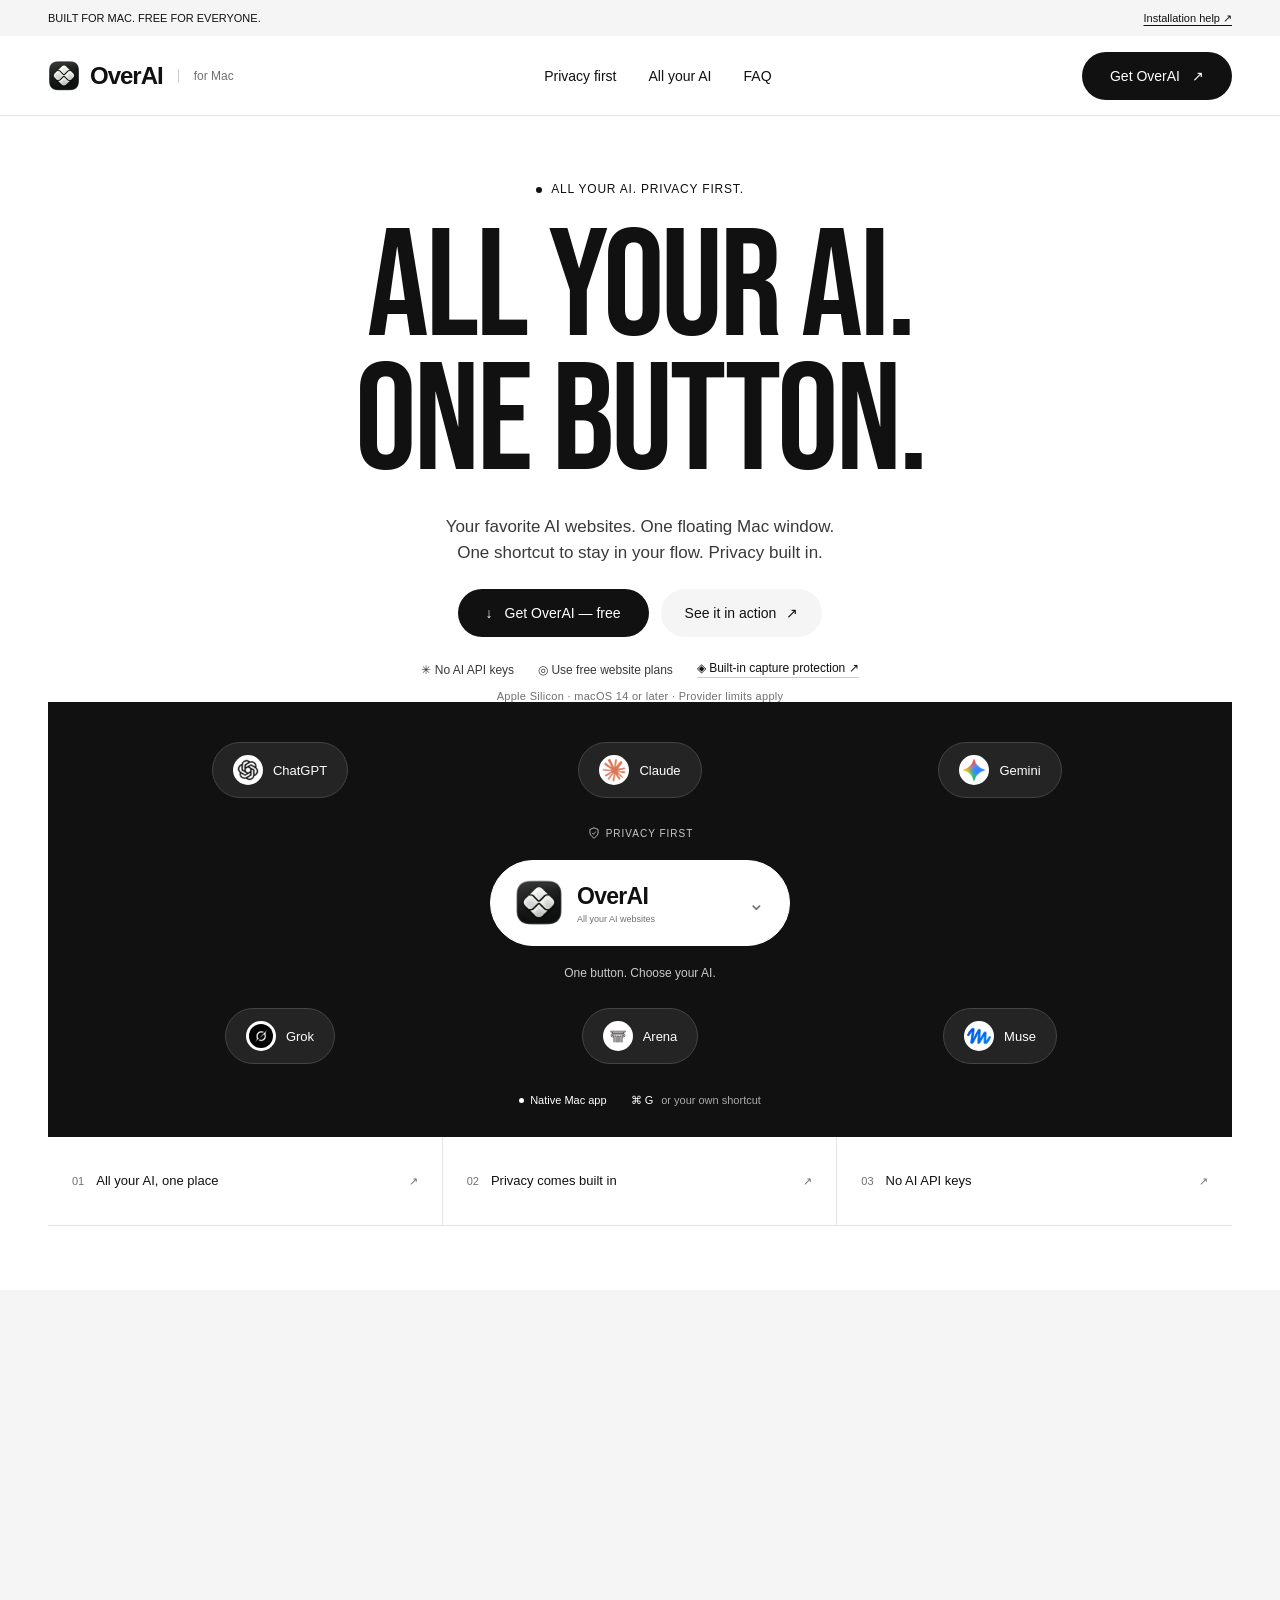
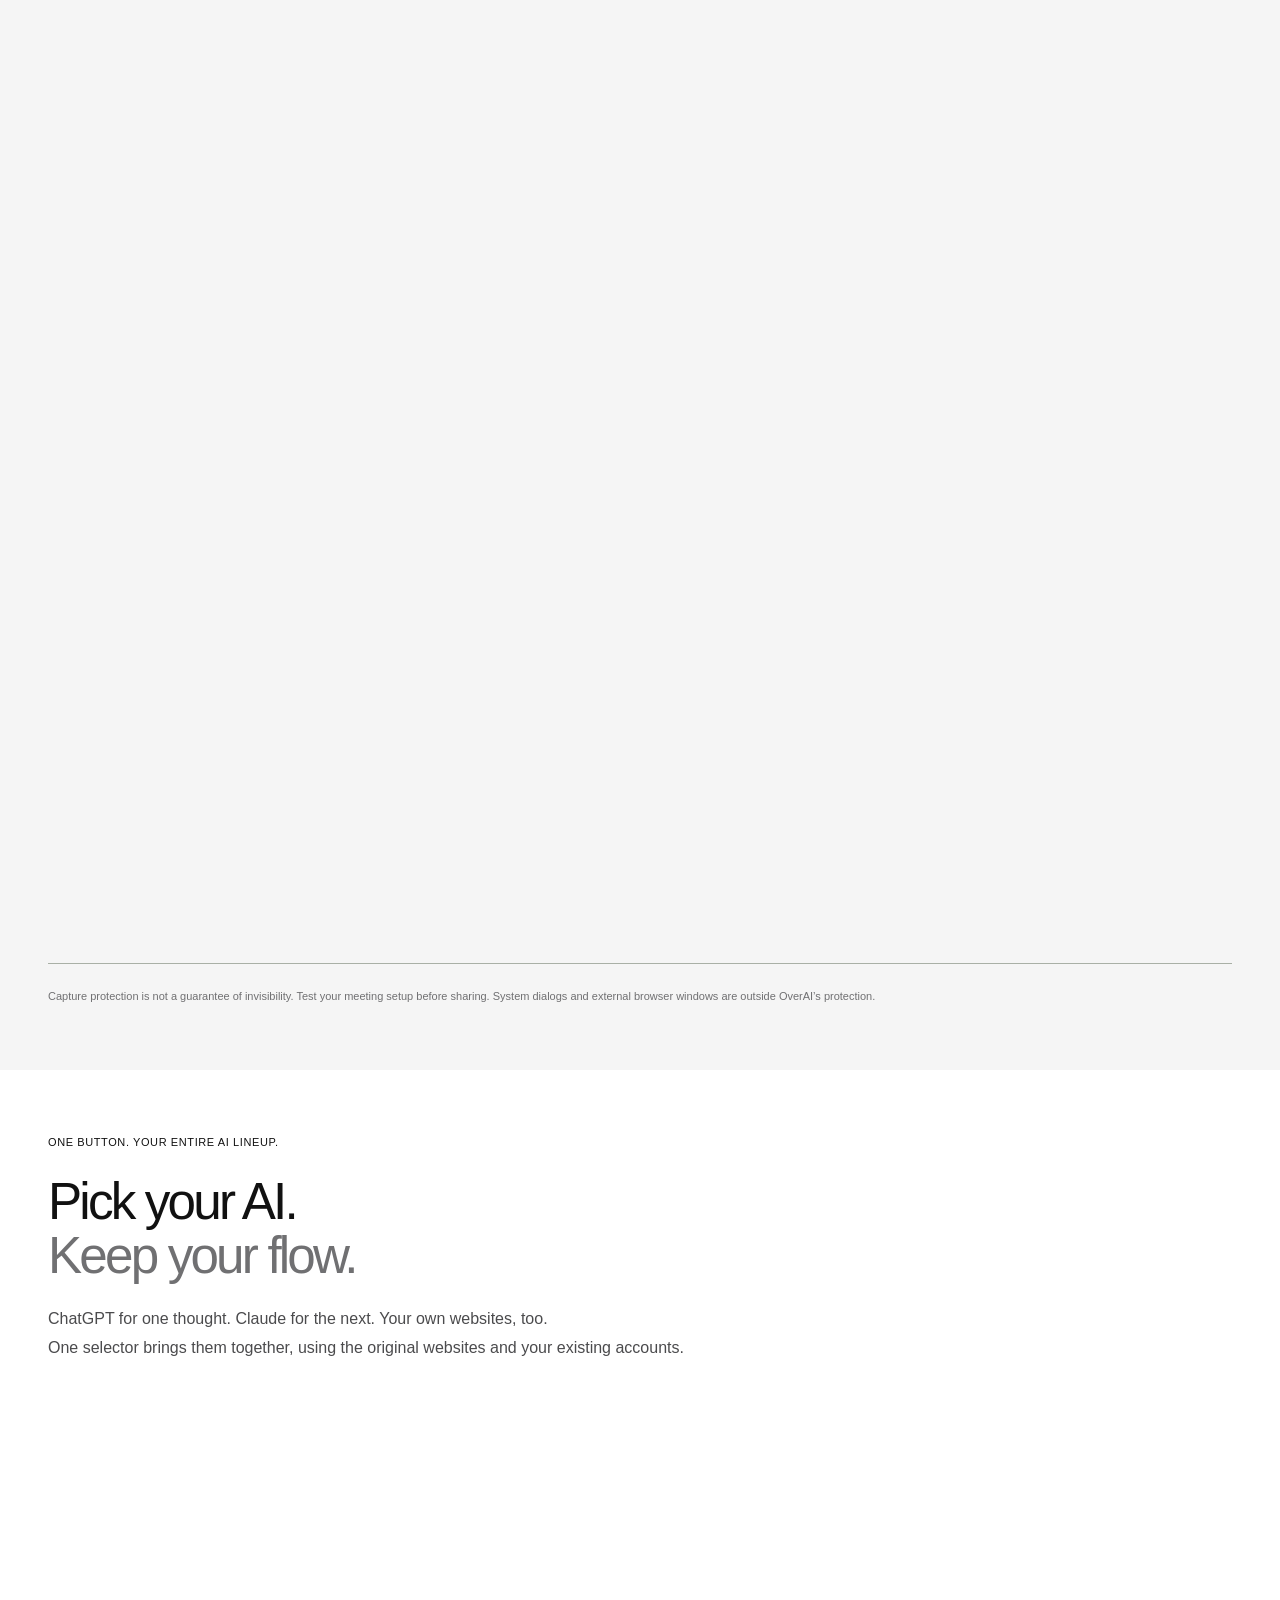
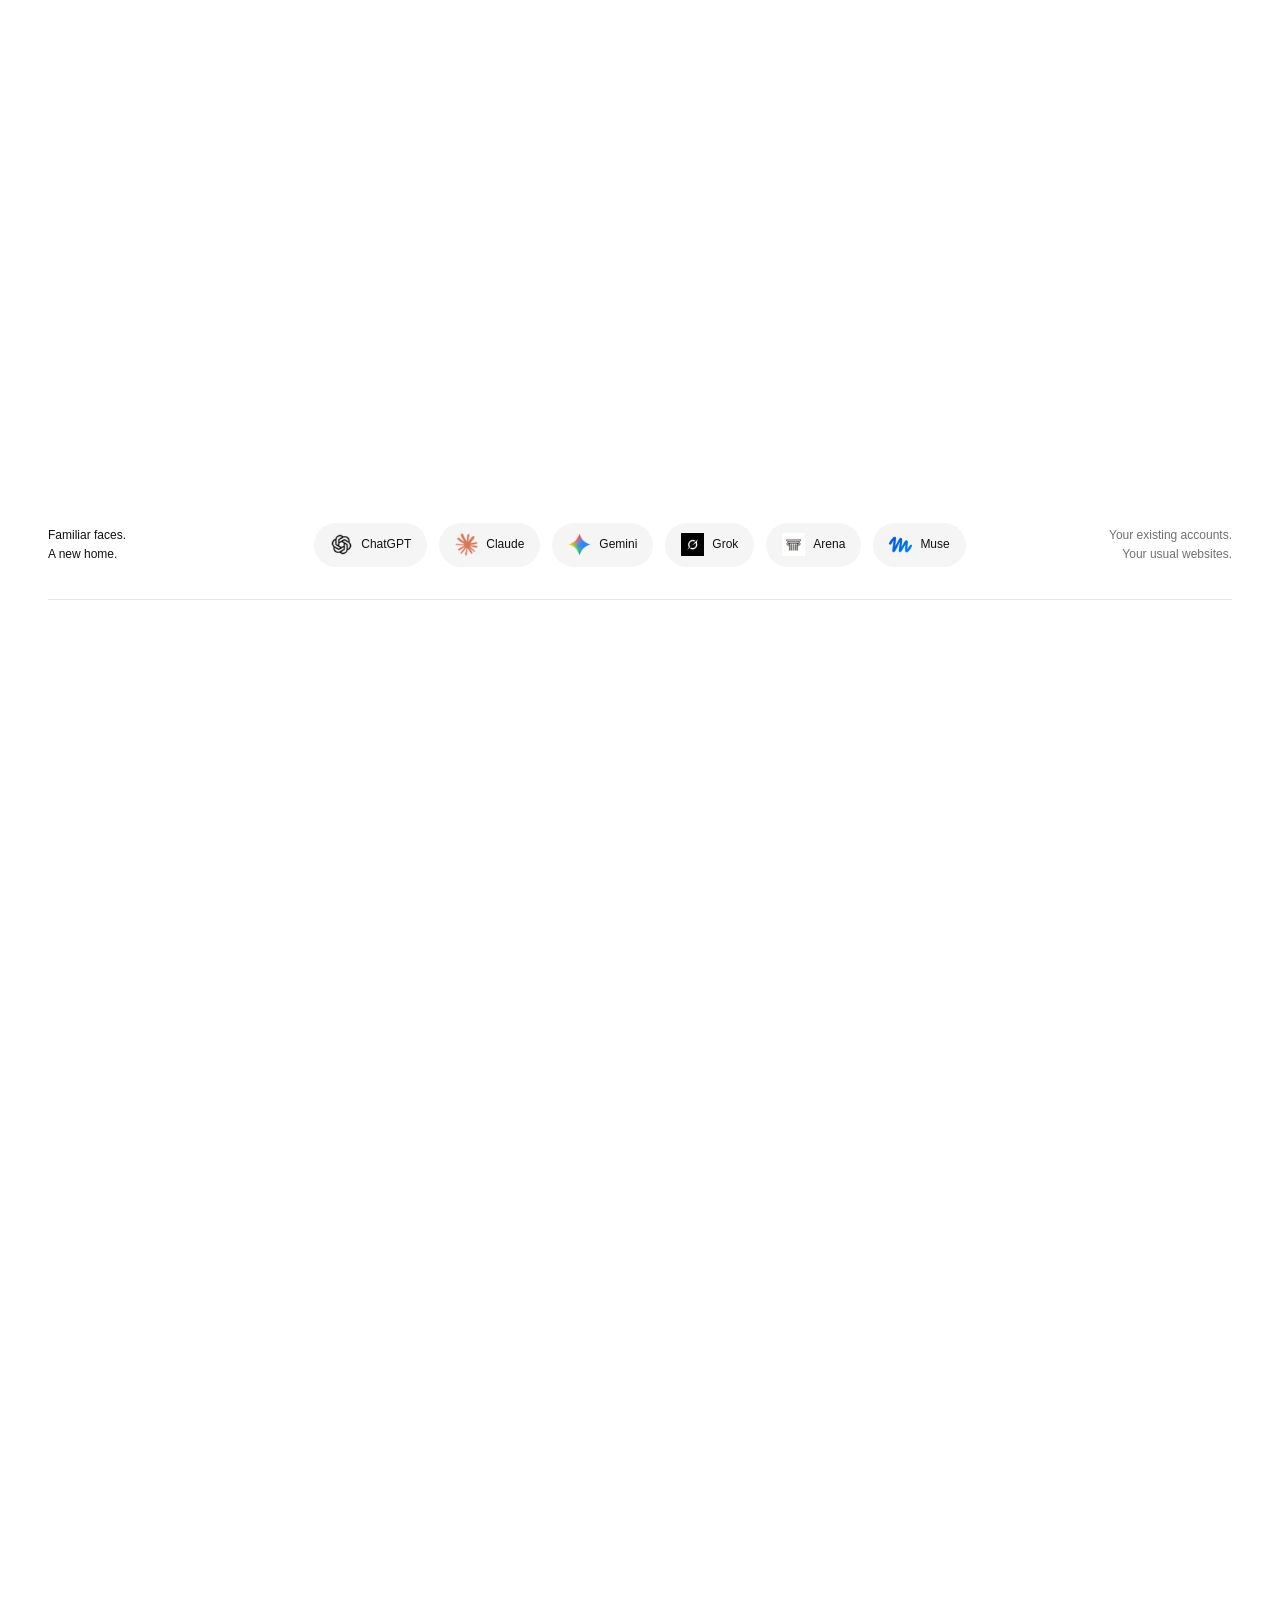
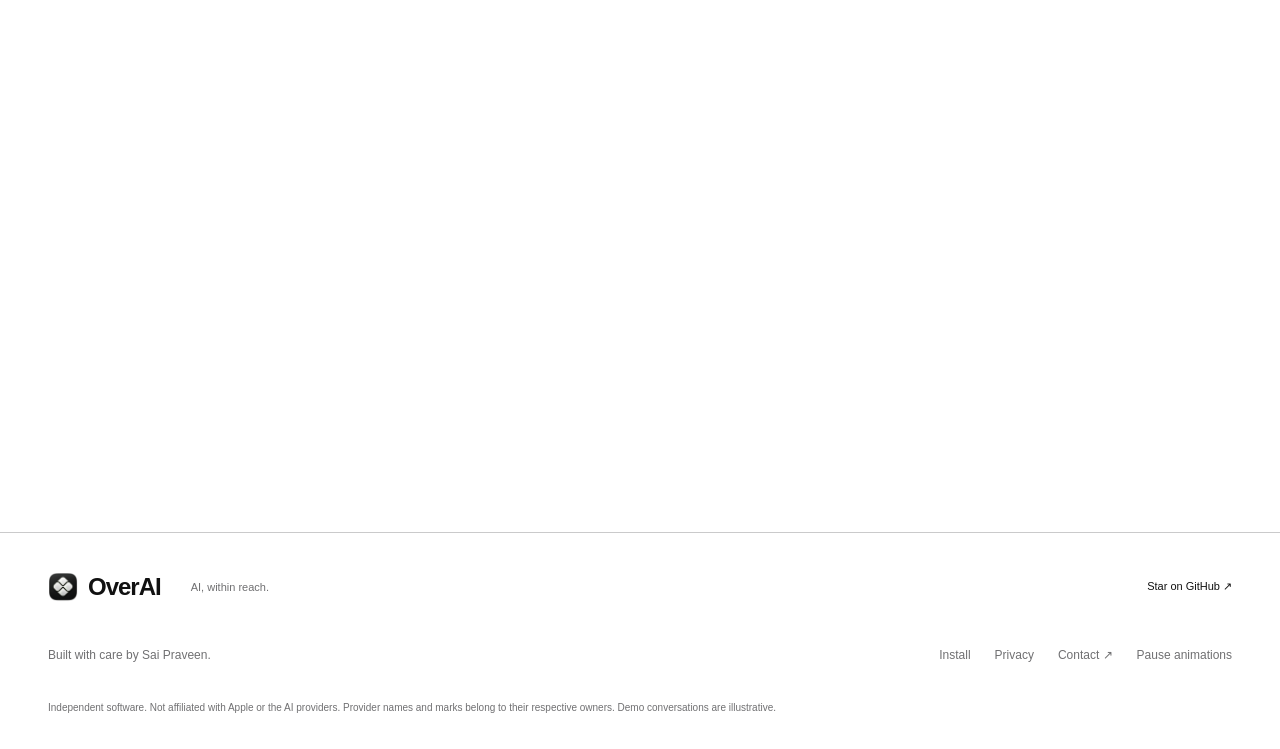
<file: website/index.html>
<!doctype html>

<html lang="en">
  <head>
    <meta charset="utf-8" />
    <link href="https://n-saipraveen.github.io/overai-mac/" rel="canonical" />
    <meta content="strict-origin-when-cross-origin" name="referrer" />
    <meta
      content="default-src 'self'; script-src 'self'; style-src 'self'; font-src 'self'; img-src 'self'; media-src 'self'; object-src 'none'; base-uri 'none'; form-action 'none'"
      http-equiv="Content-Security-Policy"
    />
    <meta content="width=device-width,initial-scale=1" name="viewport" />
    <meta content="#ffffff" name="theme-color" />
    <title>OverAI — All your AI. One button. Privacy first.</title>
    <meta
      content="Your favorite AI websites behind one button. A native floating window for Mac with built-in capture protection. No AI API keys. Your existing accounts."
      name="description"
    />
    <meta
      content="OverAI — All your AI. One button. Privacy first."
      property="og:title"
    />
    <meta
      content="Your favorite AI websites behind one button. A native floating window for Mac with built-in capture protection. No AI API keys. Your existing accounts."
      property="og:description"
    />
    <meta content="website" property="og:type" />
    <meta
      content="https://n-saipraveen.github.io/overai-mac/"
      property="og:url"
    />
    <meta
      content="https://n-saipraveen.github.io/overai-mac/assets/social-card.png"
      property="og:image"
    />
    <meta
      content="OverAI floating over a Mac workspace"
      property="og:image:alt"
    />
    <meta content="summary_large_image" name="twitter:card" />
    <link href="assets/overai.png?v=3005" rel="icon" />
    <link href="styles.css?v=84f533fd80" rel="stylesheet" />
    <link rel="stylesheet" href="campaign.css?v=7ffebd332e" />
    <script defer="" src="app.js?v=7feba3eade"></script>
  </head>
  <body>
    <a class="skip" href="#main">Skip to content</a>
    <div class="utility-bar">
      <span>BUILT FOR MAC. FREE FOR EVERYONE.</span
      ><a href="install.html">Installation help ↗</a>
    </div>
    <header class="nav">
      <a aria-label="OverAI home" class="brand" href="#"
        ><img
          alt=""
          height="32"
          src="assets/overai.png?v=3005"
          width="32"
        />OverAI<span class="platform">for Mac</span></a
      >
      <nav aria-label="Main navigation">
        <a href="#privacy">Privacy first</a><a href="#experience">All your AI</a
        ><a href="#questions">FAQ</a>
      </nav>
      <a class="button small dark" href="#get"
        >Get OverAI <span aria-hidden="true">↗</span></a
      >
    </header>
    <main id="main">
      <section class="hero wrap">
        <div class="eyebrow">
          <span class="status-dot"></span> ALL YOUR AI. PRIVACY FIRST.
        </div>
        <h1>
          All your AI.<br />
          <span class="hero-emphasis">One button.</span>
        </h1>
        <p class="hero-copy">
          Your favorite AI websites. One floating Mac window.<br />
          One shortcut to stay in your flow. Privacy built in.
        </p>
        <div class="hero-actions">
          <a class="button dark" href="#get"
            ><span aria-hidden="true">↓</span> Get OverAI — free</a
          ><button class="text-button" id="watch">
            See it in action <span aria-hidden="true">↗</span>
          </button>
        </div>
        <div aria-label="At a glance" class="hero-benefits">
          <span>✳ No AI API keys</span><span>◎ Use free website plans</span
          ><a href="#privacy">◈ Built-in capture protection ↗</a>
        </div>
        <p class="compatibility">
          Apple Silicon · macOS 14 or later · Provider limits apply
        </p>
        <div
          aria-label="Interactive illustration: all your AI in one button"
          class="ai-hub"
          id="ai-hub"
        >
          <div aria-hidden="true" class="hub-wash"></div>
          <svg aria-hidden="true" class="hub-connections" viewbox="0 0 900 390">
            <g fill="none" stroke="currentColor">
              <path d="M180 95 Q320 95 450 185"></path>
              <path d="M450 50 L450 185"></path>
              <path d="M720 95 Q580 95 450 185"></path>
              <path d="M180 290 Q320 290 450 185"></path>
              <path d="M450 340 L450 185"></path>
              <path d="M720 290 Q580 290 450 185"></path>
            </g>
          </svg>
          <div id="orbit-providers"></div>
          <div class="hub-center">
            <span class="hub-private"
              ><svg aria-hidden="true" viewbox="0 0 24 24">
                <path d="M12 3 5 6v6c0 4 7 9 7 9s7-5 7-9V6Z"></path>
                <path d="m9 12 2 2 4-4"></path>
              </svg>
              PRIVACY FIRST</span
            ><button
              aria-controls="hub-picker"
              aria-expanded="false"
              class="hub-button"
              id="hub-button"
            >
              <img
                alt=""
                height="48"
                id="hub-active-icon"
                src="assets/overai.png?v=3005"
                width="48"
              /><span id="hub-active-name"
                >OverAI<small>All your AI websites</small></span
              ><span aria-hidden="true" class="hub-chevron">⌄</span>
            </button>
            <div class="hub-picker" hidden="" id="hub-picker">
              <span class="hub-picker-label">YOUR WEBSITES</span>
              <div id="hub-picker-options"></div>
              <span class="hub-picker-footer"
                >Your accounts. No AI API keys.</span
              >
            </div>
            <p aria-live="polite" class="hub-hint" id="hub-hint">
              One button. Choose your AI.
            </p>
          </div>
          <div class="hub-bottom">
            <span><i></i> Native Mac app</span
            ><span
              >⌘ G
              <span class="hub-bottom-muted">or your own shortcut</span></span
            >
          </div>
        </div>
        <div class="hero-principles">
          <a href="#experience"
            ><span>01</span> All your AI, one place
            <b aria-hidden="true">↗</b></a
          ><a href="#privacy"
            ><span>02</span> Privacy comes built in
            <b aria-hidden="true">↗</b></a
          ><a href="#questions"
            ><span>03</span> No AI API keys <b aria-hidden="true">↗</b></a
          >
        </div>
      </section>
      <section class="privacy-section" id="privacy">
        <div class="wrap">
          <div class="privacy-top reveal">
            <span class="eyebrow">PRIVACY IS PART OF THE PRODUCT.</span>
            <h2>
              Your AI, within reach.<br />
              <span>Your space, protected.</span>
            </h2>
            <p>
              Built-in capture protection. Direct website connections.<br />
              No OverAI prompt collection. Privacy, from the first click.
            </p>
          </div>
          <div class="capture-story reveal">
            <div class="capture-copy">
              <span class="eyebrow">YOUR WINDOW. YOUR SCREEN SHARE.</span>
              <h3>
                In your flow.<br />
                Out of the recording.
              </h3>
              <p>
                Built-in capture protection helps keep your OverAI window out of
                supported screen recordings and screen shares, while your work
                stays visible.
              </p>
              <button aria-pressed="false" id="capture-toggle">
                Preview the recording <span aria-hidden="true">↗</span></button
              ><small
                >Illustration of a supported capture path. Compatibility varies;
                test your setup first.</small
              >
            </div>
            <div class="capture-monitor" id="capture-monitor">
              <div class="capture-bar">
                <span class="record-dot"></span
                ><span id="capture-label">Your display · illustration</span>
              </div>
              <div aria-hidden="true" class="capture-editor">
                <span>THE NEXT BIG THING</span
                ><strong
                  >Great ideas<br />
                  start here.</strong
                ><i></i><i></i><i></i>
              </div>
              <div aria-hidden="true" class="capture-overlay">
                <div>
                  <img
                    alt=""
                    height="22"
                    src="assets/overai.png?v=3005"
                    width="22"
                  />OverAI <span>⌘ G</span>
                </div>
                <strong>A little help?</strong>
                <p>Your private thinking space.</p>
                <i></i><i></i
                ><span class="capture-mini-input">Ask anything <b>↑</b></span>
              </div>
              <div class="capture-result" id="capture-result">
                Capture protection · built in
              </div>
            </div>
          </div>
          <div class="privacy-flow reveal">
            <div class="flow-end">
              <img
                alt=""
                height="56"
                src="assets/overai.png?v=3005"
                width="56"
              /><strong>Your Mac</strong><span>OverAI + WebKit</span>
            </div>
            <div class="flow-line">
              <span>Direct website connection</span><i></i
              ><small>No OverAI prompt relay</small>
            </div>
            <div class="flow-end">
              <div aria-hidden="true" class="web-symbol">◎</div>
              <strong>Your AI website</strong><span>Your existing account</span>
            </div>
          </div>
          <div class="privacy-columns">
            <article class="reveal">
              <span class="privacy-number">01</span>
              <h3>No prompt collection.</h3>
              <p>
                OverAI doesn’t add prompt logging or analytics. The websites you
                visit process your content under their own privacy policies.
              </p>
            </article>
            <article class="reveal">
              <span class="privacy-number">02</span>
              <h3>Permission, with purpose.</h3>
              <p>
                You control microphone access and choose the files you share.
                Website sessions stay in OverAI’s local WebKit store, separate
                from Safari or Chrome.
              </p>
            </article>
            <article class="reveal">
              <span class="privacy-number">03</span>
              <h3>A more private window.</h3>
              <p>
                Capture protection is designed to exclude OverAI’s own windows
                from supported capture paths. Results depend on macOS and the
                recording app.
              </p>
            </article>
          </div>
          <p class="privacy-footnote">
            Capture protection is not a guarantee of invisibility. Test your
            meeting setup before sharing. System dialogs and external browser
            windows are outside OverAI’s protection.
          </p>
        </div>
      </section>
      <section class="intro wrap" id="experience">
        <div class="eyebrow">ONE BUTTON. YOUR ENTIRE AI LINEUP.</div>
        <h2>
          Pick your AI.<br />
          <span class="muted">Keep your flow.</span>
        </h2>
        <p>
          ChatGPT for one thought. Claude for the next. Your own websites,
          too.<br />
          One selector brings them together, using the original websites and
          your existing accounts.
        </p>
        <div class="desktop reveal" id="demo">
          <div class="desktop-menubar">
            <span>●   Finder   <b>File</b>   Edit   View</span
            ><span>◒   ◉   Thu 9:41</span>
          </div>
          <div class="wallpaper">
            <div class="landscape mountain-back"></div>
            <div class="landscape mountain-front"></div>
            <div class="desktop-note">
              <span class="note-tag">A LITTLE ROOM TO THINK</span>
              <h2>
                Keep your ideas<br />
                in the foreground.
              </h2>
              <p>Your work is right where you left it.</p>
            </div>
            <div class="work-document">
              <span class="doc-breadcrumb">Notes   /   The next big thing</span>
              <h3>Make room for the idea.</h3>
              <p>Good things start with a little curiosity.</p>
              <div class="fake-line"></div>
              <div class="fake-line medium"></div>
              <div class="fake-line short"></div>
              <div class="doc-highlight">
                What if getting help didn’t interrupt the work?
              </div>
              <div class="fake-line"></div>
              <div class="fake-line medium"></div>
            </div>
            <div class="ai-window" id="ai-window">
              <div class="window-toolbar">
                <div class="traffic"><i></i><i></i><i></i></div>
                <button
                  aria-controls="provider-menu"
                  aria-expanded="false"
                  class="provider-toggle"
                  id="provider-toggle"
                >
                  <img
                    alt=""
                    height="18"
                    id="active-icon"
                    src="assets/chatgpt.png"
                    width="18"
                  /><span id="active-provider">ChatGPT</span
                  ><span aria-hidden="true">⌄</span>
                </button>
                <div class="window-actions">
                  <button
                    aria-label="Decrease demo window opacity"
                    id="opacity-down"
                  >
                    −</button
                  ><button
                    aria-label="Increase demo window opacity"
                    id="opacity-up"
                  >
                    +
                  </button>
                </div>
              </div>
              <div class="provider-menu" hidden="" id="provider-menu"></div>
              <div class="chat-content">
                <span class="demo-label">INTERACTIVE PREVIEW</span
                ><img
                  alt=""
                  class="chat-logo"
                  height="38"
                  id="chat-logo"
                  src="assets/chatgpt.png"
                  width="38"
                />
                <h3 id="chat-title">A fresh perspective?</h3>
                <p id="chat-subtitle">A little help for your next big idea.</p>
                <div class="example-question" id="example-question">
                  Help me turn this idea into a plan.
                </div>
                <div class="example-answer" id="example-answer">
                  <span aria-hidden="true" class="answer-spark">✳</span>
                  <div>
                    <strong>Start small. Make it real.</strong>
                    <p>
                      Define the goal. Find the first step.<br />
                      Build something you’d love to use.
                    </p>
                  </div>
                </div>
                <div class="chat-input">
                  <span>Ask anything</span
                  ><span aria-hidden="true" class="input-plus">+</span
                  ><span aria-hidden="true" class="send-arrow">↑</span>
                </div>
                <span class="preview-disclaimer"
                  >Illustrative demo · no messages are sent</span
                >
              </div>
            </div>
            <button
              aria-pressed="true"
              class="shortcut-pill"
              id="shortcut-demo"
            >
              <kbd>⌘</kbd><kbd>G</kbd><span>Your AI. Right here.</span>
            </button>
          </div>
          <div class="demo-controls">
            <span><span class="tiny-dot"></span> A native Mac experience</span
            ><button aria-pressed="false" id="demo-play">
              ▶ Play the walkthrough</button
            ><span class="demo-counter" id="demo-counter">01 / 03</span>
          </div>
        </div>
        <div class="provider-strip">
          <span
            >Familiar faces.<br />
            A new home.</span
          >
          <div id="provider-strip-icons"></div>
          <p>
            Your existing accounts.<br />
            Your usual websites.
          </p>
        </div>
      </section>
      <section class="feature-grid wrap">
        <article class="feature feature-shortcut reveal">
          <div class="feature-copy">
            <span class="eyebrow">01 / CALL IT UP</span>
            <h3>
              One shortcut.<br />
              Back in your flow.
            </h3>
            <p>
              Show it. Ask it. Hide it. Make the shortcut your own, and keep
              your hands on the keyboard.
            </p>
          </div>
          <div aria-hidden="true" class="key-scene">
            <div class="key-cap">⌘<span>command</span></div>
            <div class="key-cap letter">G</div>
            <span class="key-caption">An idea is only a keystroke away.</span>
          </div>
        </article>
        <article class="feature feature-provider reveal">
          <div class="feature-copy">
            <span class="eyebrow">02 / MAKE IT YOURS</span>
            <h3>
              Your AI lineup.<br />
              Your kind of order.
            </h3>
            <p>
              Add your own websites. Remove the ones you don’t use. Arrange
              everything just how you like it.
            </p>
          </div>
          <div class="lineup" id="lineup">
            <div>
              <span aria-hidden="true" class="drag-grip">⠿</span
              ><img
                alt=""
                height="28"
                src="assets/claude.png"
                width="28"
              /><strong>Claude</strong
              ><span class="lineup-tag">Writing partner</span>
            </div>
            <div>
              <span aria-hidden="true" class="drag-grip">⠿</span
              ><img
                alt=""
                height="28"
                src="assets/chatgpt.png"
                width="28"
              /><strong>ChatGPT</strong
              ><span class="lineup-tag">Everyday ideas</span>
            </div>
            <div>
              <span aria-hidden="true" class="drag-grip">⠿</span
              ><span class="custom-site">↗</span><strong>Your website</strong
              ><span class="lineup-tag">Your choice</span>
            </div>
            <button id="reorder">↕ Try rearranging</button>
          </div>
        </article>
      </section>
      <section class="native wrap reveal">
        <div>
          <span class="eyebrow">SMALL DETAILS. BIG DIFFERENCE.</span>
          <h2>
            Feels right.<br />
            <span class="serif">Because it’s Mac.</span>
          </h2>
          <p>
            Built with Swift and Apple’s WebKit.<br />
            A thoughtful little companion, from the first shortcut to the last
            idea of the day.
          </p>
        </div>
        <div class="native-details">
          <article>
            <span aria-hidden="true" class="detail-icon">◐</span>
            <div>
              <h3>Find your balance.</h3>
              <p>Adjust window opacity with a tap. Keep your work in view.</p>
            </div>
          </article>
          <article>
            <span aria-hidden="true" class="detail-icon">↗</span>
            <div>
              <h3>Ready when you are.</h3>
              <p>
                Choose to show or hide at startup. Open websites only when you
                need them.
              </p>
            </div>
          </article>
          <article>
            <span aria-hidden="true" class="detail-icon">◷</span>
            <div>
              <h3>Pick up where you left off.</h3>
              <p>
                Persistent website sessions help keep you signed in. Providers
                may occasionally ask you to log in again.
              </p>
            </div>
          </article>
        </div>
      </section>
      <section class="everyday wrap reveal">
        <span class="eyebrow">FOR THE WAY YOUR DAY UNFOLDS</span>
        <h2>
          Big ideas.<br />
          Little everyday assists.
        </h2>
        <div aria-label="Everyday uses" class="use-tabs" role="tablist">
          <button
            aria-controls="use-panel"
            aria-selected="true"
            data-use="write"
            id="tab-write"
            role="tab"
          >
            Write a little better</button
          ><button
            aria-controls="use-panel"
            aria-selected="false"
            data-use="build"
            id="tab-build"
            role="tab"
            tabindex="-1"
          >
            Get unstuck</button
          ><button
            aria-controls="use-panel"
            aria-selected="false"
            data-use="learn"
            id="tab-learn"
            role="tab"
            tabindex="-1"
          >
            Follow your curiosity
          </button>
        </div>
        <div
          aria-labelledby="tab-write"
          class="use-panel"
          id="use-panel"
          role="tabpanel"
        >
          <span aria-hidden="true" class="use-index">Aa</span>
          <div>
            <h3 id="use-title">Find the words you meant.</h3>
            <p id="use-copy">
              Give a rough draft a clearer shape, find a friendlier tone, or
              turn a page of thoughts into a simple outline.
            </p>
            <div class="prompt-example" id="use-prompt">
              “Make this sound a little more like me.”
            </div>
          </div>
        </div>
      </section>
      <section class="get-section wrap reveal" id="get">
        <div class="get-copy">
          <img
            alt="OverAI app icon"
            height="68"
            src="assets/overai.png?v=3005"
            width="68"
          />
          <h2>
            Your AI.<br />
            Your move.
          </h2>
          <p>
            A native home for the AI websites you love.<br />
            Made for Mac. Made to stay out of your way.
          </p>
        </div>
        <div class="price-card">
          <span class="eyebrow">YOUR AI. FREELY WITHIN REACH.</span>
          <div class="price">
            Free<span>No subscription. No license key.</span>
          </div>
          <p>
            OverAI is completely free.<br />
            AI provider plans are separate.
          </p>
          <div class="price-rule"></div>
          <ul>
            <li>Native app for Apple Silicon</li>
            <li>Custom websites &amp; shortcuts</li>
            <li>Your existing AI accounts</li>
            <li>No AI API keys required</li>
          </ul>
          <a
            class="button dark full"
            href="https://github.com/N-Saipraveen/overai-mac/releases/download/v3.0.1-beta.1/OverAI-3.0.1-3005-preview-arm64.dmg"
            >Download free preview <span aria-hidden="true">↓</span></a
          ><span class="purchase-note"
            >Apple Silicon · macOS 14+<br />
            Unnotarized preview. macOS may block opening.<br />
            <a
              href="https://github.com/N-Saipraveen/overai-mac/releases/tag/v3.0.1-beta.1"
              rel="noopener noreferrer"
              target="_blank"
              >Release notes, installation &amp; checksums ↗</a
            ><br />
            <a href="install.html"
              >Installation &amp; first-launch help ↗</a
            ></span
          >
        </div>
      </section>
      <section class="faq wrap reveal" id="questions">
        <div>
          <span class="eyebrow">A FEW THINGS YOU MIGHT WONDER</span>
          <h2>
            Good questions.<br />
            Clear answers.
          </h2>
        </div>
        <div class="faq-list">
          <details>
            <summary>
              Does OverAI give me free access to paid AI models?
            </summary>
            <p>
              OverAI itself is completely free. AI websites keep their own
              account requirements, subscriptions, and usage limits. OverAI
              doesn’t unlock paid models.
            </p>
          </details>
          <details>
            <summary>Do I need an API key?</summary>
            <p>
              No AI API key is needed. Use a provider’s free website plan or
              your existing paid plan. Sign in to each AI website using your
              existing account, just as you would in a browser.
            </p>
          </details>
          <details>
            <summary>Will I have to sign in every time?</summary>
            <p>
              OverAI keeps website sessions in a persistent WebKit data store on
              your Mac. Providers can expire sessions or request verification.
              Safari and Chrome logins aren’t imported.
            </p>
          </details>
          <details>
            <summary>Will it appear in my screen share?</summary>
            <p>
              OverAI includes capture protection for its own app windows on
              supported capture paths. Compatibility varies with macOS and
              meeting or recording software. Always test your setup; it cannot
              guarantee invisibility or hide system dialogs.
            </p>
          </details>
          <details>
            <summary>Does it work offline or run a local AI model?</summary>
            <p>
              The included AI websites need an internet connection. OverAI
              doesn’t bundle a local model or automatically install Ollama,
              Docker, or Open WebUI.
            </p>
          </details>
          <details>
            <summary>What about memory use?</summary>
            <p>
              The app loads websites as you visit them and limits background
              activity. The AI websites still use memory, and visited pages are
              retained to preserve their state. Usage varies with your websites
              and conversations.
            </p>
          </details>
          <details>
            <summary>Which Macs does it support?</summary>
            <p>
              OverAI supports Apple Silicon Macs running macOS 14 or later. The
              current free preview is ad-hoc signed and is not notarized by
              Apple. macOS Gatekeeper may block it; read the release notes
              before installing.
            </p>
          </details>
        </div>
      </section>
    </main>
    <footer class="wrap">
      <div class="footer-top">
        <a class="brand" href="#"
          ><img
            alt=""
            height="30"
            src="assets/overai.png?v=3005"
            width="30"
          />OverAI</a
        >
        <p>AI, within reach.</p>
        <a
          href="https://github.com/N-Saipraveen/overai-mac"
          rel="noopener noreferrer"
          target="_blank"
          >Star on GitHub ↗</a
        >
      </div>
      <div class="footer-bottom">
        <span>Built with care by Sai Praveen.</span>
        <div>
          <a href="install.html">Install</a> <a href="privacy.html">Privacy</a
          ><a href="mailto:hello@saipraveen.dev">Contact ↗</a
          ><button aria-pressed="false" id="motion-toggle">
            Pause animations
          </button>
        </div>
      </div>
      <p class="trademark">
        Independent software. Not affiliated with Apple or the AI providers.
        Provider names and marks belong to their respective owners. Demo
        conversations are illustrative.
      </p>
    </footer>
  </body>
</html>
</file>
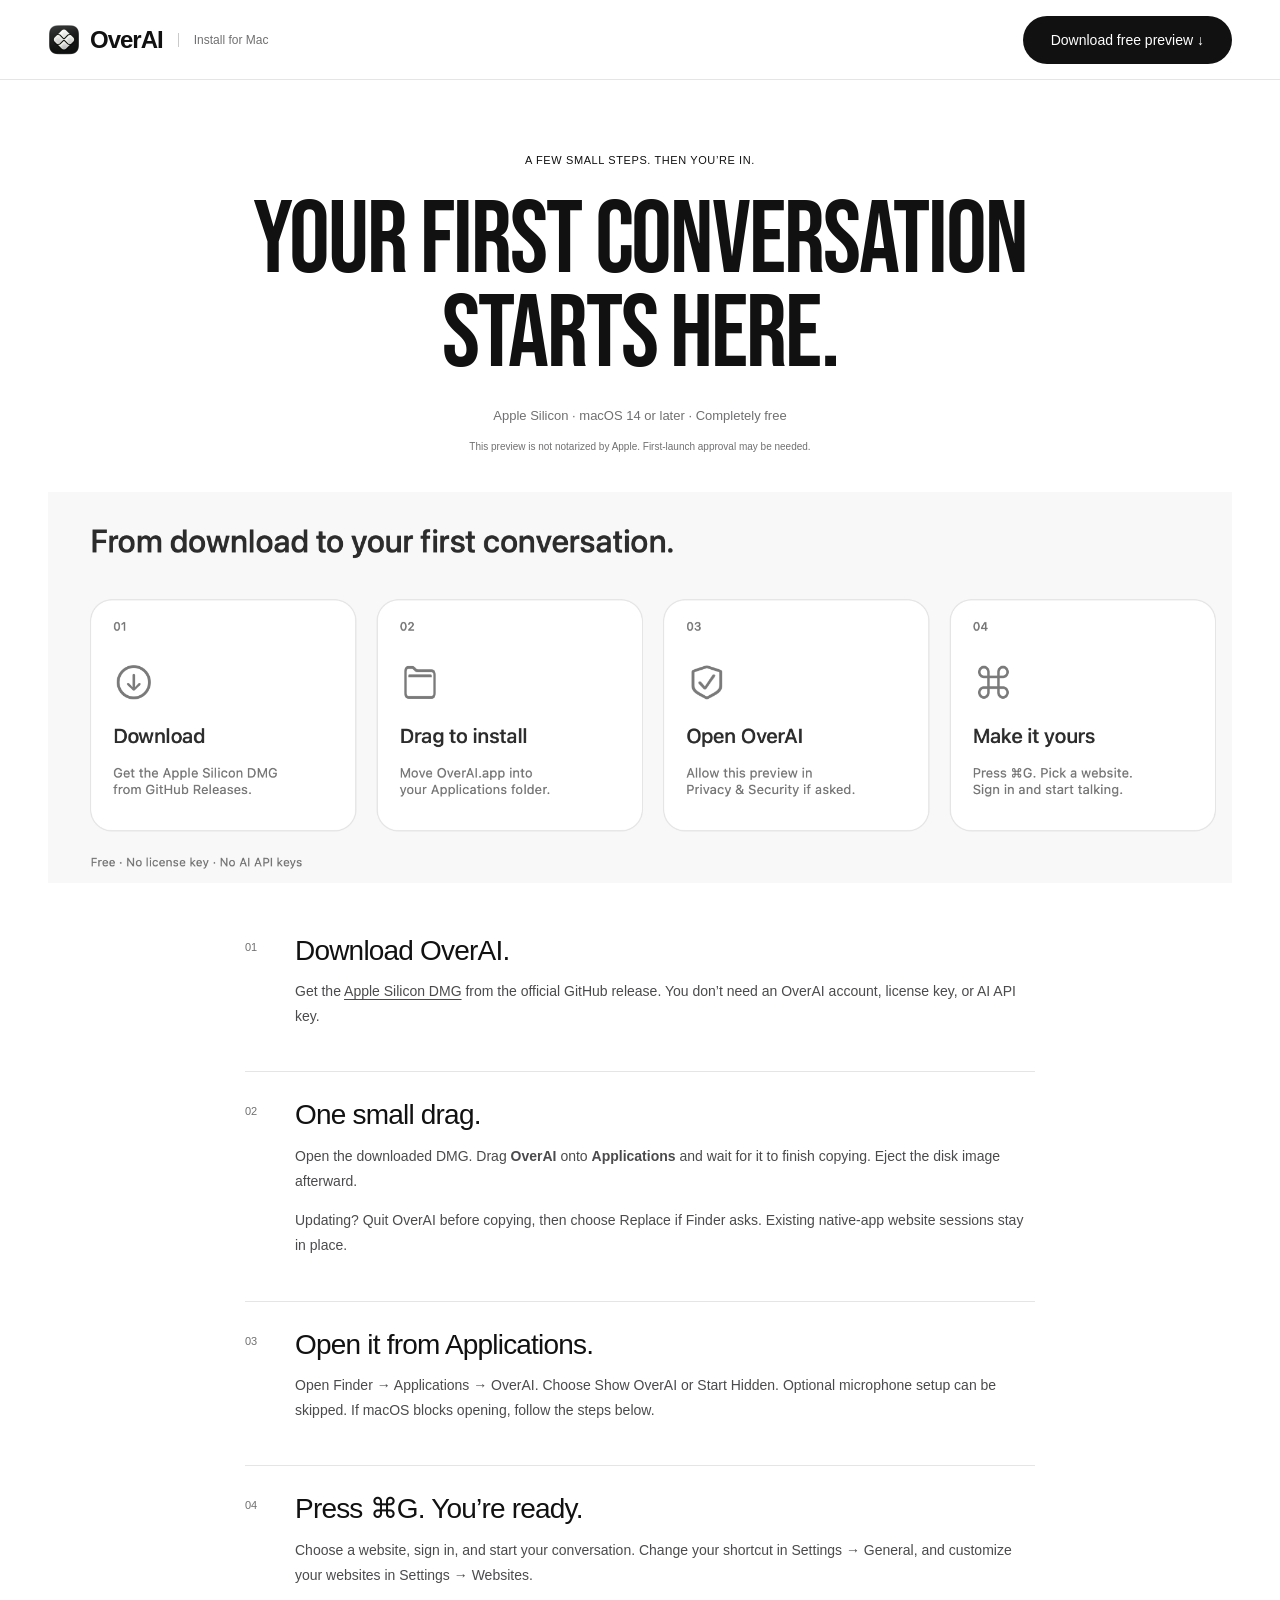
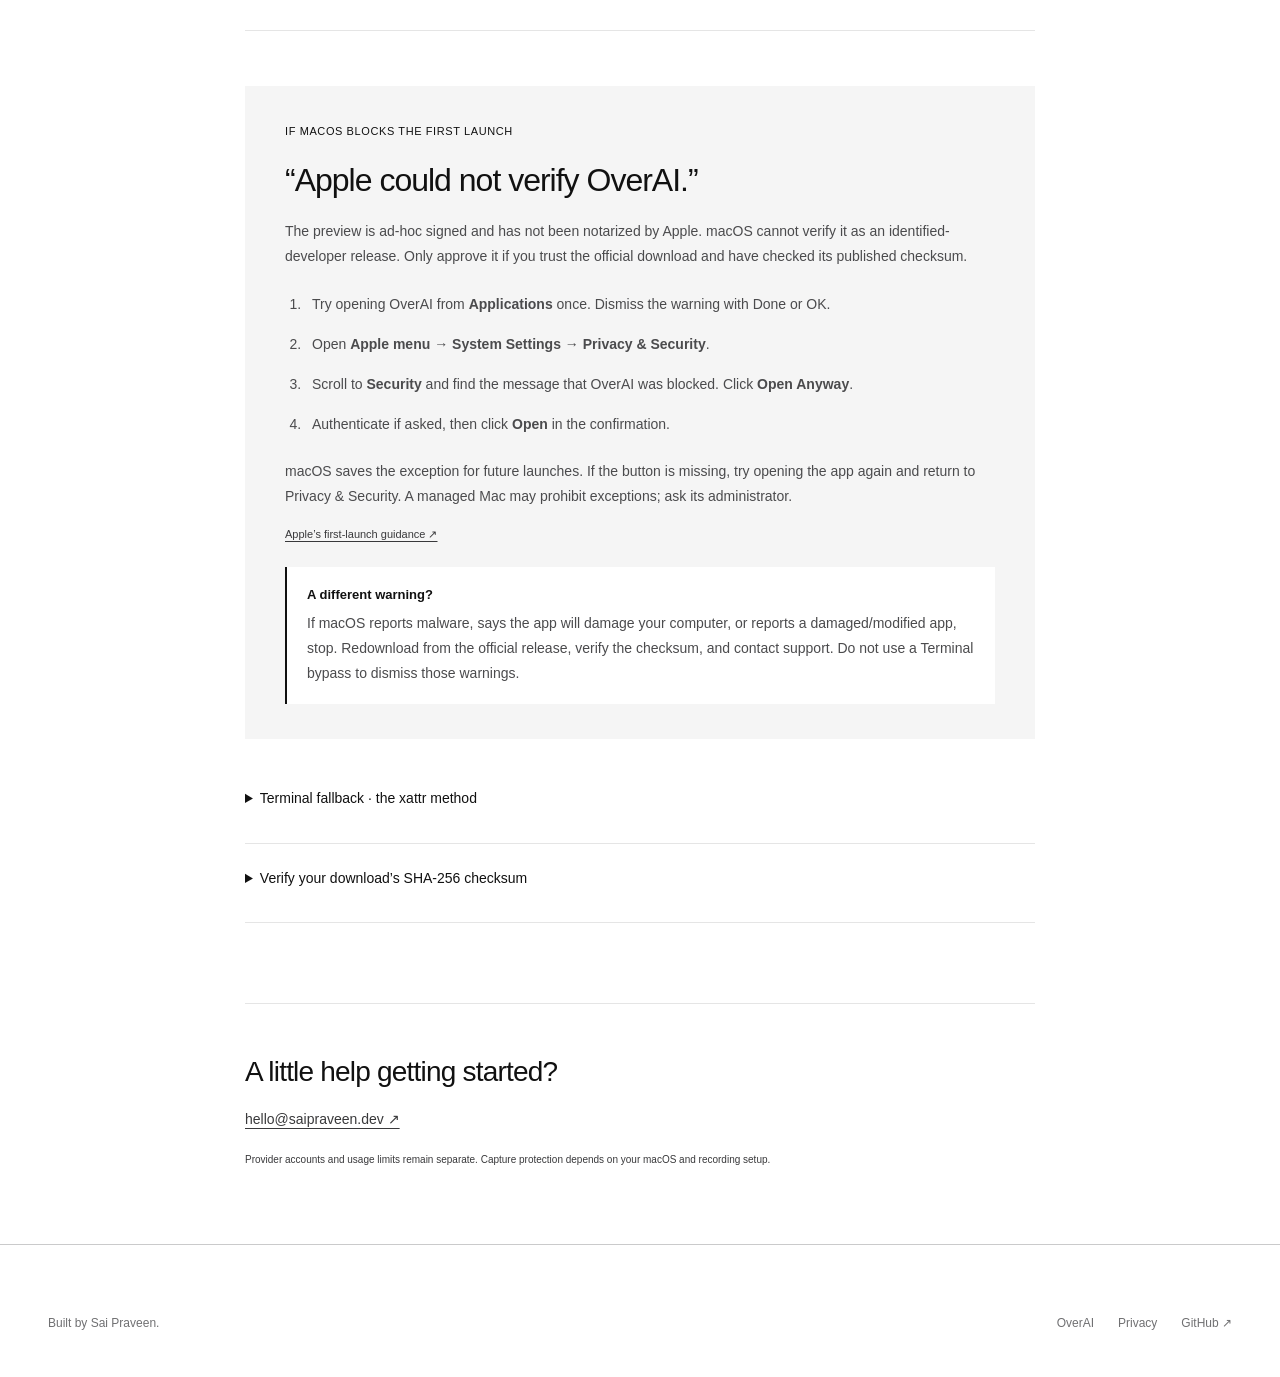
<file: website/install.html>
<!doctype html>
<html lang="en">
  <head>
    <meta charset="utf-8" />
    <meta name="viewport" content="width=device-width,initial-scale=1" />
    <meta name="theme-color" content="#ffffff" />
    <meta
      name="description"
      content="Install OverAI on your Mac: download, drag to Applications, approve the preview if needed, and press Command-G."
    />
    <meta name="referrer" content="strict-origin-when-cross-origin" />
    <meta
      http-equiv="Content-Security-Policy"
      content="default-src 'self'; script-src 'self'; style-src 'self'; font-src 'self'; img-src 'self'; media-src 'self'; object-src 'none'; base-uri 'none'; form-action 'none'"
    />
    <link
      rel="canonical"
      href="https://n-saipraveen.github.io/overai-mac/install.html"
    />
    <title>Install OverAI — Your first conversation starts here.</title>
    <link rel="icon" href="assets/overai.png?v=3005" />
    <link rel="stylesheet" href="styles.css?v=84f533fd80" />
    <link rel="stylesheet" href="campaign.css?v=7ffebd332e" />
    <script defer src="install.js?v=4892a04c07"></script>
  </head>
  <body>
    <a class="skip" href="#main">Skip to installation</a>
    <header class="nav">
      <a class="brand" href="./"
        ><img
          src="assets/overai.png?v=3005"
          width="32"
          height="32"
          alt=""
        />OverAI<span class="platform">Install for Mac</span></a
      ><a
        class="button dark small"
        href="https://github.com/N-Saipraveen/overai-mac/releases/download/v3.0.1-beta.1/OverAI-3.0.1-3005-preview-arm64.dmg"
        >Download free preview ↓</a
      >
    </header>
    <main id="main" class="install-page wrap">
      <div class="install-heading">
        <span class="eyebrow">A FEW SMALL STEPS. THEN YOU’RE IN.</span>
        <h1>
          Your first conversation<br />
          starts <span class="serif">here.</span>
        </h1>
        <p>Apple Silicon · macOS 14 or later · Completely free</p>
        <span class="install-preview-label"
          >This preview is not notarized by Apple. First-launch approval may be
          needed.</span
        >
      </div>
      <img
        class="install-overview"
        src="assets/install-guide.png"
        width="2000"
        height="660"
        alt="Four steps: Download, drag into Applications, open OverAI, then press Command-G."
      />
      <div class="install-steps">
        <article>
          <span class="install-step-number">01</span>
          <div>
            <h2>Download OverAI.</h2>
            <p>
              Get the
              <a
                href="https://github.com/N-Saipraveen/overai-mac/releases/download/v3.0.1-beta.1/OverAI-3.0.1-3005-preview-arm64.dmg"
                >Apple Silicon DMG</a
              >
              from the official GitHub release. You don’t need an OverAI
              account, license key, or AI API key.
            </p>
          </div>
        </article>
        <article>
          <span class="install-step-number">02</span>
          <div>
            <h2>One small drag.</h2>
            <p>
              Open the downloaded DMG. Drag <strong>OverAI</strong> onto
              <strong>Applications</strong> and wait for it to finish copying.
              Eject the disk image afterward.
            </p>
            <p>
              Updating? Quit OverAI before copying, then choose Replace if
              Finder asks. Existing native-app website sessions stay in place.
            </p>
          </div>
        </article>
        <article>
          <span class="install-step-number">03</span>
          <div>
            <h2>Open it from Applications.</h2>
            <p>
              Open Finder → Applications → OverAI. Choose Show OverAI or Start
              Hidden. Optional microphone setup can be skipped. If macOS blocks
              opening, follow the steps below.
            </p>
          </div>
        </article>
        <article>
          <span class="install-step-number">04</span>
          <div>
            <h2>Press ⌘G. You’re ready.</h2>
            <p>
              Choose a website, sign in, and start your conversation. Change
              your shortcut in Settings → General, and customize your websites
              in Settings → Websites.
            </p>
          </div>
        </article>
      </div>
      <section class="install-help" id="first-launch">
        <span class="eyebrow">IF MACOS BLOCKS THE FIRST LAUNCH</span>
        <h2>“Apple could not verify OverAI.”</h2>
        <p>
          The preview is ad-hoc signed and has not been notarized by Apple.
          macOS cannot verify it as an identified-developer release. Only
          approve it if you trust the official download and have checked its
          published checksum.
        </p>
        <ol>
          <li>
            Try opening OverAI from <strong>Applications</strong> once. Dismiss
            the warning with Done or OK.
          </li>
          <li>
            Open
            <strong>Apple menu → System Settings → Privacy & Security</strong>.
          </li>
          <li>
            Scroll to <strong>Security</strong> and find the message that OverAI
            was blocked. Click <strong>Open Anyway</strong>.
          </li>
          <li>
            Authenticate if asked, then click <strong>Open</strong> in the
            confirmation.
          </li>
        </ol>
        <p>
          macOS saves the exception for future launches. If the button is
          missing, try opening the app again and return to Privacy & Security. A
          managed Mac may prohibit exceptions; ask its administrator.
        </p>
        <a
          class="install-source"
          href="https://support.apple.com/en-us/102445"
          target="_blank"
          rel="noopener noreferrer"
          >Apple’s first-launch guidance ↗</a
        >
        <aside class="install-caution">
          <strong>A different warning?</strong>
          <p>
            If macOS reports malware, says the app will damage your computer, or
            reports a damaged/modified app, stop. Redownload from the official
            release, verify the checksum, and contact support. Do not use a
            Terminal bypass to dismiss those warnings.
          </p>
        </aside>
      </section>
      <details class="install-advanced" id="terminal">
        <summary>Terminal fallback · the xattr method</summary>
        <p>
          For advanced users only. Prefer Open Anyway above. Use this only for a
          trusted, checksum-verified official preview already installed in
          <code>/Applications</code>.
        </p>
        <p>First check that the bundled signature is intact:</p>
        <div class="install-command">
          <pre
            id="signature-command"
          ><code>codesign --verify --deep --strict --verbose=2 "/Applications/OverAI.app"</code></pre>
          <button
            data-copy="signature-command"
            aria-label="Copy signature verification command"
          >
            Copy
          </button>
        </div>
        <p>
          If verification fails, stop and download a fresh copy. An ad-hoc
          signature check confirms consistency, not the developer’s identity or
          absence of malware.
        </p>
        <p>Then remove only OverAI’s quarantine attribute and open the app:</p>
        <div class="install-command">
          <pre
            id="quarantine-command"
          ><code>xattr -dr com.apple.quarantine "/Applications/OverAI.app"
open "/Applications/OverAI.app"</code></pre>
          <button
            data-copy="quarantine-command"
            aria-label="Copy app-specific xattr commands"
          >
            Copy
          </button>
        </div>
        <p>
          This bypasses the quarantine-based first-launch check for this app. It
          does not notarize, scan, or repair it. Do not run the command on a
          whole folder or disk, disable Gatekeeper, or use
          <code>xattr -cr</code> to clear every attribute. No
          <code>sudo</code> is included; if permission is denied, use the macOS
          approval flow or contact support.
        </p>
        <p>
          Use your app’s exact path if you installed it elsewhere. “No such
          xattr” means the attribute is already absent; it does not prove that
          the app is safe.
        </p>
      </details>
      <details class="install-advanced" id="checksum">
        <summary>Verify your download’s SHA-256 checksum</summary>
        <p>
          Download <code>SHA256SUMS.txt</code> from the
          <a
            href="https://github.com/N-Saipraveen/overai-mac/releases/tag/v3.0.1-beta.1"
            >same release</a
          >. Run this in Terminal:
        </p>
        <div class="install-command">
          <pre id="checksum-command"><code>cd ~/Downloads
shasum -a 256 OverAI-3.0.1-3005-preview-arm64.dmg</code></pre>
          <button
            data-copy="checksum-command"
            aria-label="Copy download checksum command"
          >
            Copy
          </button>
        </div>
        <p>
          The full 64-character result must match the DMG line in
          SHA256SUMS.txt. A checksum detects changed content; it does not
          replace trust in the source.
        </p>
      </details>
      <p
        class="install-copy-status"
        id="copy-status"
        role="status"
        aria-live="polite"
      ></p>
      <div class="install-contact">
        <h2>A little help getting started?</h2>
        <a href="mailto:hello@saipraveen.dev">hello@saipraveen.dev ↗</a>
        <p>
          Provider accounts and usage limits remain separate. Capture protection
          depends on your macOS and recording setup.
        </p>
      </div>
    </main>
    <footer class="wrap">
      <div class="footer-bottom">
        <span>Built by Sai Praveen.</span>
        <div>
          <a href="./">OverAI</a><a href="privacy.html">Privacy</a
          ><a href="https://github.com/N-Saipraveen/overai-mac">GitHub ↗</a>
        </div>
      </div>
    </footer>
  </body>
</html>
</file>
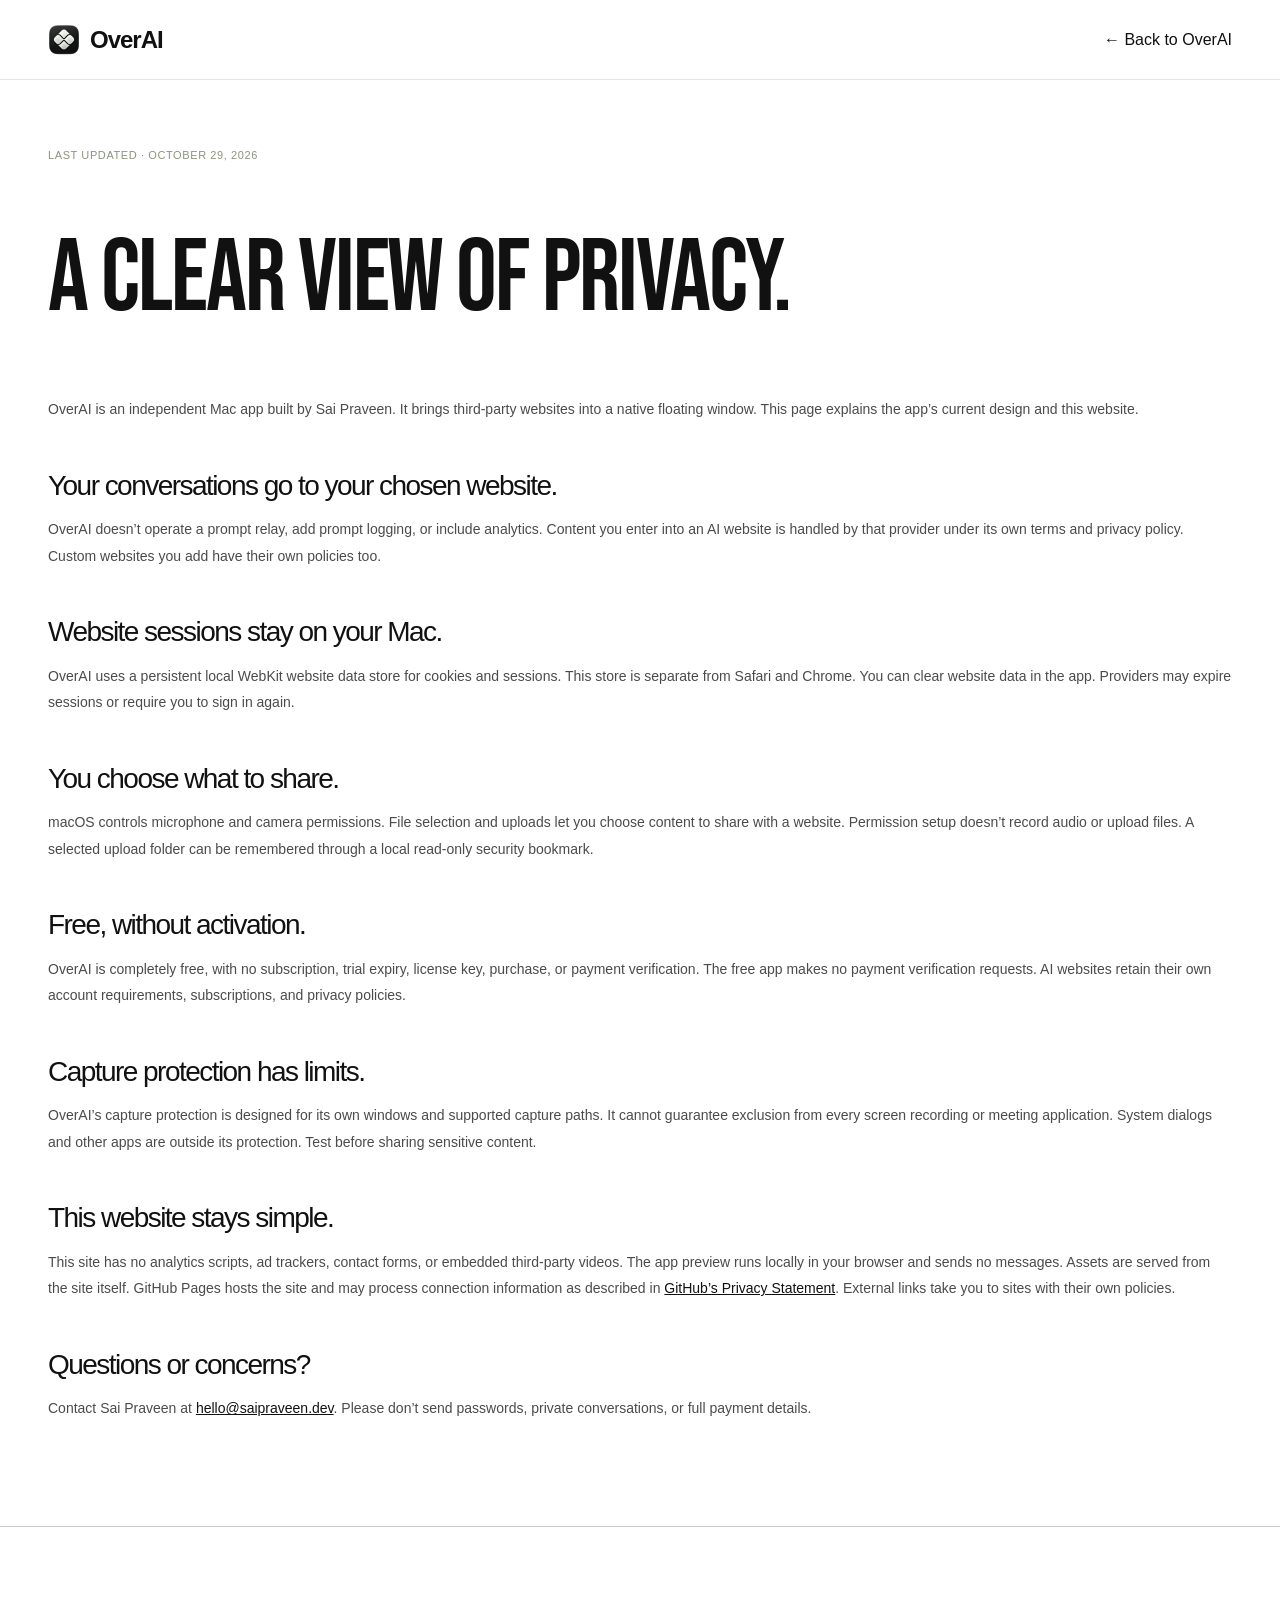
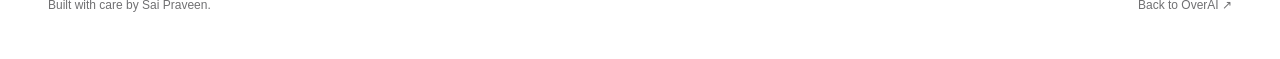
<file: website/privacy.html>
<!doctype html>

<html lang="en">
  <head>
    <meta charset="utf-8" />
    <link
      href="https://n-saipraveen.github.io/overai-mac/privacy.html"
      rel="canonical"
    />
    <meta content="strict-origin-when-cross-origin" name="referrer" />
    <meta
      content="default-src 'self'; script-src 'self'; style-src 'self'; font-src 'self'; img-src 'self'; media-src 'self'; object-src 'none'; base-uri 'none'; form-action 'none'"
      http-equiv="Content-Security-Policy"
    />
    <meta content="width=device-width,initial-scale=1" name="viewport" />
    <meta content="#ffffff" name="theme-color" />
    <title>Privacy — OverAI</title>
    <link href="assets/overai.png?v=3005" rel="icon" />
    <link href="styles.css?v=84f533fd80" rel="stylesheet" />
    <link rel="stylesheet" href="campaign.css?v=7ffebd332e" />
  </head>
  <body>
    <header class="nav">
      <a class="brand" href="./"
        ><img
          alt=""
          height="32"
          src="assets/overai.png?v=3005"
          width="32"
        />OverAI</a
      ><a href="./">← Back to OverAI</a>
    </header>
    <main class="legal wrap">
      <span class="eyebrow">LAST UPDATED · OCTOBER 29, 2026</span>
      <h1>A clear view of privacy.</h1>
      <p>
        OverAI is an independent Mac app built by Sai Praveen. It brings
        third-party websites into a native floating window. This page explains
        the app’s current design and this website.
      </p>
      <h2>Your conversations go to your chosen website.</h2>
      <p>
        OverAI doesn’t operate a prompt relay, add prompt logging, or include
        analytics. Content you enter into an AI website is handled by that
        provider under its own terms and privacy policy. Custom websites you add
        have their own policies too.
      </p>
      <h2>Website sessions stay on your Mac.</h2>
      <p>
        OverAI uses a persistent local WebKit website data store for cookies and
        sessions. This store is separate from Safari and Chrome. You can clear
        website data in the app. Providers may expire sessions or require you to
        sign in again.
      </p>
      <h2>You choose what to share.</h2>
      <p>
        macOS controls microphone and camera permissions. File selection and
        uploads let you choose content to share with a website. Permission setup
        doesn’t record audio or upload files. A selected upload folder can be
        remembered through a local read-only security bookmark.
      </p>
      <h2>Free, without activation.</h2>
      <p>
        OverAI is completely free, with no subscription, trial expiry, license
        key, purchase, or payment verification. The free app makes no payment
        verification requests. AI websites retain their own account
        requirements, subscriptions, and privacy policies.
      </p>
      <h2>Capture protection has limits.</h2>
      <p>
        OverAI’s capture protection is designed for its own windows and
        supported capture paths. It cannot guarantee exclusion from every screen
        recording or meeting application. System dialogs and other apps are
        outside its protection. Test before sharing sensitive content.
      </p>
      <h2>This website stays simple.</h2>
      <p>
        This site has no analytics scripts, ad trackers, contact forms, or
        embedded third-party videos. The app preview runs locally in your
        browser and sends no messages. Assets are served from the site itself.
        GitHub Pages hosts the site and may process connection information as
        described in
        <a
          href="https://docs.github.com/en/site-policy/privacy-policies/github-privacy-statement"
          rel="noopener noreferrer"
          target="_blank"
          >GitHub’s Privacy Statement</a
        >. External links take you to sites with their own policies.
      </p>
      <h2>Questions or concerns?</h2>
      <p>
        Contact Sai Praveen at
        <a href="mailto:hello@saipraveen.dev">hello@saipraveen.dev</a>. Please
        don’t send passwords, private conversations, or full payment details.
      </p>
    </main>
    <footer class="wrap">
      <div class="footer-bottom">
        <span>Built with care by Sai Praveen.</span
        ><a href="./">Back to OverAI ↗</a>
      </div>
    </footer>
  </body>
</html>
</file>
<file: website/styles.css>
@charset "UTF-8";
:root {
  --paper: #f7f7f2;
  --ink: #252824;
  --muted: #777b72;
  --line: #dedfd6;
  --accent: #e27851;
  --ease: cubic-bezier(0.22, 1, 0.36, 1);
}
* {
  box-sizing: border-box;
}
html {
  scroll-behavior: smooth;
  scroll-padding-top: 95px;
}
body {
  margin: 0;
  background: var(--paper);
  color: var(--ink);
  font-family: -apple-system, BlinkMacSystemFont, "Segoe UI", sans-serif;
  -webkit-font-smoothing: antialiased;
}
button,
a {
  -webkit-tap-highlight-color: transparent;
}
button,
input {
  font: inherit;
}
button,
a {
  touch-action: manipulation;
}
a {
  color: inherit;
  text-decoration: none;
}
button {
  cursor: pointer;
  color: inherit;
}
button:focus-visible,
a:focus-visible,
summary:focus-visible {
  outline: 3px solid #b14e2c;
  outline-offset: 6px;
}
button {
  border: 0;
  background: none;
}
button[hidden],
[hidden] {
  display: none !important;
}
.wrap {
  max-width: 1200px;
  margin: 0 auto;
  padding-left: 40px;
  padding-right: 40px;
}
.nav {
  height: 88px;
  padding: 0 48px;
  display: flex;
  align-items: center;
  justify-content: space-between;
  border-bottom: 1px solid #e8e8e0;
  background: #f7f7f2ee;
  position: relative;
  z-index: 30;
}
.brand {
  display: flex;
  gap: 10px;
  align-items: center;
  font-size: 22px;
  font-weight: 650;
  letter-spacing: -0.8px;
}
.brand img {
  border-radius: 9px;
}
.platform {
  font-size: 12px;
  letter-spacing: 0;
  font-weight: 400;
  color: #777b72;
  border-left: 1px solid #d6d8cd;
  margin-left: 5px;
  padding-left: 15px;
}
.nav nav {
  display: flex;
  gap: 32px;
  font-size: 13px;
}
.nav nav a:hover {
  color: #a34d31;
}
.button {
  display: inline-flex;
  align-items: center;
  justify-content: center;
  gap: 14px;
  font-size: 14px;
  font-weight: 550;
  border-radius: 100px;
  padding: 17px 25px;
  transition:
    transform 0.25s,
    background 0.25s;
}
.button:hover {
  transform: translateY(-3px);
  background: #444b3d;
}
.button.dark {
  background: var(--ink);
  color: white;
}
.button.dark:hover {
  background: #414c3a;
}
.button.small {
  padding: 12px 19px;
  font-size: 12px;
}
.hero {
  padding-top: 71px;
}
.eyebrow {
  font-size: 10px;
  letter-spacing: 1.8px;
  font-weight: 650;
  line-height: 1.6;
}
.hero > .eyebrow {
  display: flex;
  align-items: center;
  justify-content: center;
  gap: 9px;
}
.status-dot,
.tiny-dot {
  display: inline-block;
  width: 6px;
  height: 6px;
  background: #78866b;
  border-radius: 50%;
}
.hero h1 {
  text-align: center;
  font-size: clamp(54px, 6.6vw, 88px);
  line-height: 1.03;
  letter-spacing: -5px;
  font-weight: 550;
  margin: 27px 0 23px;
}
.serif {
  font-family: Georgia, "Times New Roman", serif;
  font-style: italic;
  font-weight: 400;
  letter-spacing: -0.055em;
}
.hero-copy {
  text-align: center;
  font-size: 17px;
  line-height: 1.65;
  color: #70746c;
  margin: 0;
}
.hero-actions {
  display: flex;
  align-items: center;
  justify-content: center;
  gap: 27px;
  margin-top: 27px;
}
.text-button {
  font-size: 13px;
  padding: 13px 0;
  display: flex;
  gap: 10px;
  align-items: center;
}
.play {
  font-size: 9px;
  border: 1px solid #cdd0c5;
  border-radius: 50%;
  width: 24px;
  height: 24px;
  display: grid;
  place-items: center;
}
.compatibility {
  text-align: center;
  color: #84877e;
  font-size: 10px;
  letter-spacing: 0.3px;
  margin: 19px 0 41px;
}
.desktop {
  border-radius: 16px;
  border: 6px solid #e7e8df;
  background: #e7e8df;
  box-shadow: 0 35px 80px -42px #59614b77;
  overflow: hidden;
  position: relative;
}
.desktop-menubar {
  height: 25px;
  background: #dce1d0;
  display: flex;
  justify-content: space-between;
  align-items: center;
  padding: 0 18px;
  font-size: 9px;
  color: #454c3f;
}
.desktop-menubar b {
  font-weight: 400;
}
.landscape {
  position: absolute;
  inset: 0;
  pointer-events: none;
}
.mountain-back {
  background: linear-gradient(130deg, #879c77, #b1ba92 49%, #657651);
  clip-path: polygon(
    0 80%,
    26% 43%,
    44% 65%,
    72% 14%,
    100% 60%,
    100% 100%,
    0 100%
  );
}
.mountain-front {
  background: linear-gradient(130deg, #2e4e3c, #698067 80%);
  clip-path: polygon(0 100%, 0 95%, 27% 68%, 44% 83%, 59% 66%, 100% 99%);
}
.note-tag {
  font-size: 8px;
  letter-spacing: 1.7px;
}
.desktop-note h2 {
  font-size: 38px;
  font-weight: 500;
  line-height: 1.1;
  letter-spacing: -1.5px;
  margin: 15px 0;
}
.desktop-note p {
  font-size: 11px;
  opacity: 0.7;
}
.doc-breadcrumb {
  font-size: 9px;
  color: #898a7b;
}
.work-document h3 {
  font-size: 21px;
  letter-spacing: -0.6px;
  margin: 22px 0 10px;
}
.work-document p {
  font-size: 10px;
  color: #8b8c7b;
}
.fake-line {
  height: 5px;
  border-radius: 3px;
  background: #dcded4;
  margin: 12px 0;
  width: 100%;
}
.fake-line.medium {
  width: 82%;
}
.fake-line.short {
  width: 55%;
}
.doc-highlight {
  font-size: 10px;
  color: #647256;
  background: #e9ecd9;
  border-left: 2px solid #9aa880;
  padding: 14px 9px;
  margin: 15px 0;
}
.ai-window.dismissed {
  opacity: 0 !important;
  transform: translateY(30px) scale(0.95);
  pointer-events: none;
}
.window-toolbar {
  height: 46px;
  background: #f2f1eb;
  border-bottom: 1px solid #e5e5db;
  display: flex;
  align-items: center;
  justify-content: space-between;
  padding: 0 14px;
  border-radius: 13px 13px 0 0;
}
.traffic {
  display: flex;
  gap: 5px;
}
.traffic i {
  width: 7px;
  height: 7px;
  border-radius: 50%;
  background: #eaa28e;
}
.traffic i:nth-child(2) {
  background: #e4ca86;
}
.traffic i:nth-child(3) {
  background: #abc49a;
}
.provider-toggle {
  display: flex;
  align-items: center;
  gap: 7px;
  font-size: 10px;
  font-weight: 550;
  padding: 8px;
  border-radius: 5px;
}
.provider-toggle:hover {
  background: #e4e5db;
}
.provider-toggle img {
  object-fit: contain;
  border-radius: 4px;
}
.window-actions {
  display: flex;
  gap: 5px;
}
.window-actions button {
  font-size: 14px;
  padding: 3px 6px;
  color: #6a6f61;
}
.provider-menu {
  position: absolute;
  z-index: 10;
  top: 43px;
  left: 115px;
  width: 155px;
  background: #fffefa;
  padding: 5px;
  border-radius: 9px;
  box-shadow: 0 8px 30px #25282430;
  border: 1px solid #e5e5db;
}
.provider-menu button {
  display: flex;
  align-items: center;
  width: 100%;
  gap: 10px;
  font-size: 11px;
  padding: 8px;
  text-align: left;
  border-radius: 5px;
}
.provider-menu button:hover,
.provider-menu button:focus-visible {
  background: #edf0e6;
}
.provider-menu img {
  width: 18px;
  height: 18px;
  object-fit: contain;
}
.chat-content {
  text-align: center;
  padding: 17px 23px;
}
.demo-label {
  font-size: 6px;
  letter-spacing: 1.8px;
  color: #919486;
  display: block;
}
.chat-logo {
  margin: 18px auto 9px;
  object-fit: contain;
}
.chat-content h3 {
  font-size: 21px;
  font-weight: 550;
  letter-spacing: -0.8px;
  margin: 0 0 7px;
}
.chat-content > p {
  font-size: 9px;
  color: #8c8e84;
  margin: 0 0 17px;
}
.example-question {
  font-size: 9px;
  text-align: right;
  margin-left: 35px;
  background: #eff0e8;
  border-radius: 9px;
  padding: 12px 13px;
}
.example-answer {
  display: flex;
  gap: 10px;
  font-size: 9px;
  text-align: left;
  margin-top: 15px;
  line-height: 1.7;
}
.answer-spark {
  font-size: 19px;
  color: #a5ab95;
}
.example-answer strong {
  font-size: 10px;
  font-weight: 550;
}
.example-answer p {
  margin: 4px 0 0;
  color: #858a7c;
}
.chat-input {
  height: 39px;
  display: flex;
  align-items: center;
  margin-top: 18px;
  padding: 0 12px;
  border: 1px solid #dddfd3;
  border-radius: 10px;
  font-size: 9px;
  color: #96998e;
  gap: 12px;
}
.chat-input > span:first-child {
  flex: 1;
  text-align: left;
}
.input-plus {
  font-size: 17px;
}
.send-arrow {
  display: grid;
  place-items: center;
  width: 20px;
  height: 20px;
  border-radius: 50%;
  background: #333c2c;
  color: white;
  font-size: 14px;
}
.preview-disclaimer {
  display: block;
  color: #8d9187;
  font-size: 6px;
  margin-top: 9px;
}
.shortcut-pill kbd {
  border: 1px solid #d1d7c6;
  box-shadow: 0 2px 0 #cdd3c0;
  width: 28px;
  height: 27px;
  border-radius: 4px;
  display: grid;
  place-items: center;
  background: #fffef6;
  font-family: inherit;
  font-size: 16px;
}
.shortcut-pill > span {
  font-size: 10px;
  margin: 0 8px;
}
.demo-controls {
  display: flex;
  align-items: center;
  justify-content: space-between;
  height: 43px;
  padding: 0 16px;
  font-size: 9px;
  color: #646d5b;
}
.demo-controls > span:first-child {
  display: flex;
  align-items: center;
  gap: 7px;
}
.demo-controls button {
  font-size: 10px;
  font-weight: 550;
}
.tiny-dot {
  width: 5px;
  height: 5px;
}

.intro {
  padding-top: 110px;
  padding-bottom: 48px;
}
.intro h2,
.native h2,
.everyday h2,
.faq h2 {
  font-size: clamp(35px, 4vw, 52px);
  line-height: 1.08;
  letter-spacing: -2.5px;
  font-weight: 500;
  margin: 23px 0;
}
.muted {
  color: #92988a;
}
.intro > p,
.native > div > p {
  font-size: 15px;
  line-height: 1.8;
  color: #777e6f;
}
.feature-grid {
  display: grid;
  grid-template-columns: 1fr 1fr;
  gap: 22px;
}
.feature {
  border-radius: 18px;
  background: #eeeee5;
  min-height: 468px;
  overflow: hidden;
  position: relative;
}
.feature-copy {
  padding: 34px 36px;
  max-width: 410px;
}
.feature h3 {
  font-size: 29px;
  letter-spacing: -1.1px;
  font-weight: 500;
  line-height: 1.15;
  margin: 17px 0 13px;
}
.feature p {
  font-size: 12px;
  line-height: 1.8;
  color: #7e8374;
  max-width: 310px;
  margin: 0;
}
.feature-provider {
  background: #e8ede4;
}
.key-scene {
  position: relative;
  display: flex;
  justify-content: center;
  gap: 14px;
  padding: 6px 0 67px;
  perspective: 600px;
}
.key-cap {
  height: 126px;
  width: 143px;
  border-radius: 18px;
  background: linear-gradient(140deg, #fffef9, #e4e5da);
  box-shadow:
    0 6px 0 #c2c7b6,
    0 9px 0 #b0b7a3,
    0 25px 28px #6e795a22,
    inset 0 0 0 2px #fff;
  transform: rotateX(20deg) rotateZ(-7deg);
  font-size: 43px;
  display: flex;
  align-items: center;
  justify-content: center;
  position: relative;
}
.key-cap span {
  position: absolute;
  bottom: 14px;
  font-size: 10px;
  color: #858b7b;
}
.key-cap.letter {
  transform: rotateX(20deg) rotateZ(7deg);
  width: 112px;
}
.key-scene:hover .key-cap {
  animation: key-press 0.7s var(--ease);
}
.key-caption {
  position: absolute;
  bottom: 23px;
  font-size: 9px;
  color: #909682;
  letter-spacing: 0.5px;
}
.lineup {
  margin: 0 32px 25px;
  display: flex;
  flex-direction: column;
  gap: 8px;
}
.lineup > div {
  display: flex;
  align-items: center;
  gap: 11px;
  padding: 13px 15px;
  border-radius: 10px;
  background: #ffffffae;
  box-shadow: 0 4px 12px #6e795a07;
}
.lineup img {
  object-fit: contain;
}
.drag-grip {
  color: #b7bead;
}
.lineup strong {
  font-size: 11px;
  font-weight: 500;
}
.lineup-tag {
  font-size: 8px;
  color: #929b87;
  margin-left: auto;
}
.custom-site {
  display: grid;
  place-items: center;
  width: 28px;
  height: 28px;
  background: #e8edde;
  border-radius: 7px;
  font-size: 20px;
  color: #7c8b68;
}
.lineup > button {
  font-size: 10px;
  color: #5c7050;
  align-self: center;
  padding: 8px;
}
.native {
  display: grid;
  grid-template-columns: 1fr 1fr;
  gap: 65px;
  padding-top: 110px;
  padding-bottom: 110px;
}
.native-details {
  padding-top: 14px;
}
.native-details article {
  display: flex;
  gap: 24px;
  padding: 22px 0;
  border-bottom: 1px solid var(--line);
}

.native-details h3 {
  font-size: 17px;
  font-weight: 500;
  letter-spacing: -0.5px;
  margin: 0 0 9px;
}
.native-details p {
  font-size: 12px;
  line-height: 1.8;
  color: #7c8273;
  margin: 0;
  max-width: 330px;
}
.privacy-section {
  background: #252e27;
  color: #f2f3e8;
  padding: 91px 0 36px;
  overflow: hidden;
}
.privacy-top {
  text-align: center;
}
.privacy-top > .eyebrow {
  color: #acbda0;
}
.privacy-top h2 {
  font-size: clamp(40px, 5vw, 65px);
  line-height: 1.05;
  letter-spacing: -3px;
  font-weight: 450;
  margin: 25px 0;
}
.privacy-top h2 > span {
  color: #aabb9d;
}
.privacy-top p {
  font-size: 14px;
  line-height: 1.8;
  color: #b1bdac;
}
.privacy-flow {
  display: flex;
  align-items: center;
  justify-content: center;
  gap: 30px;
  margin: 55px auto 64px;
  max-width: 700px;
}
.flow-end {
  display: flex;
  flex-direction: column;
  align-items: center;
  gap: 10px;
  min-width: 140px;
}
.flow-end img {
  border-radius: 13px;
  box-shadow: 0 6px 25px #1118;
}
.flow-end strong {
  font-size: 13px;
  font-weight: 450;
}
.flow-end > span {
  font-size: 10px;
  color: #9da995;
}
.web-symbol {
  height: 56px;
  width: 56px;
  border: 1px solid #819a6f80;
  border-radius: 15px;
  display: grid;
  place-items: center;
  font-size: 43px;
  color: #c2d4b2;
  background: #394936;
}
.flow-line {
  flex: 1;
  text-align: center;
  color: #c8d0bd;
  font-size: 10px;
}
.flow-line i {
  display: block;
  height: 1px;
  background: #849f6d70;
  margin: 18px 0;
  position: relative;
}
.flow-line i:after {
  content: "";
  width: 5px;
  height: 5px;
  background: #cfdfbe;
  box-shadow: 0 0 12px #bad295;
  position: absolute;
  top: -2px;
  left: 0;
  border-radius: 50%;
  animation: flow 3s linear infinite;
}
.flow-line small {
  font-size: 9px;
  color: #93a18b;
}
.privacy-columns {
  display: grid;
  grid-template-columns: repeat(3, 1fr);
  gap: 50px;
}
.privacy-number {
  font-size: 11px;
  color: #889e7b;
  border-bottom: 1px solid #64745b70;
  padding-bottom: 15px;
  display: block;
}
.privacy-columns h3 {
  font-size: 18px;
  letter-spacing: -0.5px;
  font-weight: 450;
  margin: 22px 0 13px;
}
.privacy-columns p {
  font-size: 12px;
  color: #adb9a5;
  line-height: 1.9;
}
.privacy-footnote {
  border-top: 1px solid #52604b77;
  margin: 36px 0 0;
  padding-top: 23px;
  color: #8d9d85;
  font-size: 10px;
  line-height: 1.8;
  max-width: 100%;
}
.everyday {
  padding-top: 110px;
  padding-bottom: 95px;
}
.everyday h2 {
  margin-bottom: 33px;
}
.use-tabs {
  display: flex;
  gap: 8px;
  margin-bottom: 27px;
  border-bottom: 1px solid var(--line);
}
.use-tabs button {
  font-size: 12px;
  color: #8a907f;
  padding: 15px 20px;
  border-bottom: 2px solid transparent;
  margin-bottom: -1px;
}
.use-tabs button[aria-selected="true"] {
  color: #333f2b;
  border-bottom-color: #73825f;
}
.use-panel {
  border-radius: 17px;
  background: #e9eadd;
  min-height: 230px;
  display: flex;
  align-items: center;
  padding: 38px 55px;
  gap: 65px;
}
.use-index {
  font-family: Georgia, serif;
  font-style: italic;
  font-size: 100px;
  color: #7e8c67;
  letter-spacing: -10px;
  width: 150px;
  flex-shrink: 0;
  text-align: center;
}
.use-panel h3 {
  font-size: 24px;
  letter-spacing: -1px;
  font-weight: 500;
  margin: 0 0 12px;
}
.use-panel p {
  font-size: 13px;
  color: #808773;
  line-height: 1.8;
  max-width: 490px;
  margin: 0;
}
.prompt-example {
  font-size: 12px;
  color: #5c6d47;
  margin-top: 22px;
}
.get-section {
  display: grid;
  grid-template-columns: 1fr 400px;
  gap: 70px;
  padding-top: 30px;
  padding-bottom: 110px;
  align-items: center;
}
.get-copy img {
  border-radius: 16px;
  box-shadow: 0 10px 20px #4c56302a;
}
.get-copy h2 {
  font-size: 50px;
  line-height: 1.07;
  letter-spacing: -2.5px;
  font-weight: 500;
  margin: 28px 0 22px;
}
.get-copy p {
  font-size: 14px;
  line-height: 1.8;
  color: #818773;
}
.price-card {
  padding: 34px;
  border: 1px solid #daddce;
  background: #fdfdf7;
  border-radius: 18px;
  box-shadow: 0 12px 40px #66734a08;
}
.price {
  font-size: 58px;
  font-weight: 500;
  letter-spacing: -3px;
  margin: 18px 0;
}
.price > span {
  display: block;
  font-size: 10px;
  letter-spacing: 0;
  color: #939985;
  margin-top: 7px;
}
.price-card > p {
  font-size: 12px;
  line-height: 1.8;
  color: #7d8472;
}
.price-rule {
  height: 1px;
  background: var(--line);
  margin: 23px 0;
}
.price-card ul {
  padding: 0;
  list-style: none;
  font-size: 12px;
  line-height: 2.7;
  margin-bottom: 25px;
}
.price-card li:before {
  content: "✓";
  color: #899f6f;
  margin-right: 12px;
}
.full {
  width: 100%;
  font-size: 11px;
  padding: 16px 10px;
  gap: 8px;
}
.purchase-note {
  font-size: 9px;
  line-height: 1.7;
  color: #8b927d;
  display: block;
  text-align: center;
  margin-top: 15px;
}
.faq {
  display: grid;
  grid-template-columns: 1fr 1.2fr;
  gap: 65px;
  padding-bottom: 100px;
  padding-top: 55px;
  border-top: 1px solid var(--line);
}
.faq h2 {
  font-size: 36px;
  letter-spacing: -1.5px;
}
.faq details {
  border-bottom: 1px solid var(--line);
}
.faq summary {
  font-size: 12px;
  padding: 22px 25px 22px 0;
  cursor: pointer;
  list-style: none;
  position: relative;
  line-height: 1.5;
}
.faq summary::-webkit-details-marker {
  display: none;
}
.faq summary:after {
  content: "+";
  position: absolute;
  right: 4px;
  top: 19px;
  font-size: 20px;
  color: #87937b;
  font-weight: 300;
}
.faq details[open] summary:after {
  content: "−";
}
.faq details p {
  font-size: 12px;
  line-height: 1.9;
  color: #7b8470;
  margin: 0 20px 23px 0;
}
footer {
  border-top: 1px solid var(--line);
  padding-top: 28px;
  padding-bottom: 30px;
}
.footer-top {
  display: flex;
  align-items: center;
  gap: 30px;
}
.footer-top p {
  font-size: 11px;
  color: #929987;
}
.footer-top > a:last-child {
  margin-left: auto;
  font-size: 11px;
}

.trademark {
  font-size: 8px;
  color: #969c8b;
  line-height: 1.8;
  margin: 22px 0 0;
}
.skip {
  position: fixed;
  top: -70px;
  left: 20px;
  z-index: 100;
  background: var(--ink);
  color: white;
  padding: 15px;
  border-radius: 5px;
}
.skip:focus {
  top: 10px;
}
.reveal {
  opacity: 1;
}
.motion-enabled .reveal {
  opacity: 0;
  transform: translateY(26px);
  transition:
    opacity 0.8s var(--ease),
    transform 0.8s var(--ease);
}
.motion-enabled .reveal.visible {
  opacity: 1;
  transform: none;
}
.motion-paused * {
  animation-play-state: paused !important;
  scroll-behavior: auto !important;
}
.motion-paused .reveal {
  opacity: 1;
  transform: none;
}
.legal {
  padding-top: 65px;
  padding-bottom: 90px;
  max-width: 800px;
}
.legal h1 {
  font-size: 48px;
  letter-spacing: -2px;
}
.legal h2 {
  margin-top: 38px;
  font-size: 22px;
  font-weight: 500;
}
.legal p {
  font-size: 14px;
  line-height: 1.9;
  color: #6d7663;
}
.legal a {
  text-decoration: underline;
}
.legal .eyebrow {
  color: #8b947d;
}
@keyframes flow {
  to {
    left: 100%;
  }
}
@keyframes key-press {
  50% {
    translate: 0 5px;
    box-shadow:
      0 2px 0 #c2c7b6,
      0 4px 0 #b0b7a3,
      0 15px 20px #6e795a22;
  }
}
@media (min-width: 1500px) {
  .nav {
    padding-left: calc((100vw - 1360px) / 2);
    padding-right: calc((100vw - 1360px) / 2);
  }
}
@media (max-width: 1000px) {
  .desktop-note h2 {
    font-size: 31px;
  }
  .feature-copy {
    padding: 27px;
  }
  .native {
    gap: 35px;
  }
  .get-section {
    gap: 40px;
    grid-template-columns: 1fr 360px;
  }
  .privacy-columns {
    gap: 28px;
  }
  .hero h1 {
    letter-spacing: -3.5px;
  }
  .lineup {
    margin-left: 20px;
    margin-right: 20px;
  }
  .lineup-tag {
    display: none;
  }
}
@media (max-width: 700px) {
  .wrap {
    padding-left: 23px;
    padding-right: 23px;
  }
  .nav {
    height: 72px;
    padding: 0 22px;
  }
  .nav nav {
    display: none;
  }
  .brand {
    font-size: 20px;
  }
  .platform {
    display: none;
  }
  .hero {
    padding-top: 48px;
  }
  .hero > .eyebrow {
    font-size: 8px;
    letter-spacing: 1.3px;
  }
  .hero h1 {
    font-size: 52px;
    letter-spacing: -3px;
    margin-top: 23px;
  }
  .hero-copy {
    font-size: 14px;
  }
  .hero-actions {
    gap: 16px;
    flex-wrap: wrap;
  }
  .hero-actions > .button {
    font-size: 12px;
    padding: 15px 20px;
  }
  .text-button {
    font-size: 11px;
  }
  .compatibility {
    font-size: 8px;
    margin: 20px 0 30px;
  }
  .desktop {
    border-width: 4px;
    margin: 0 -10px;
    border-radius: 11px;
  }
  .desktop-menubar {
    font-size: 7px;
    padding: 0 9px;
    height: 21px;
  }
  .desktop-menubar b {
    display: none;
  }
  .desktop-note h2 {
    font-size: 25px;
    margin: 8px 0;
  }
  .desktop-note h2 br {
    display: none;
  }
  .note-tag {
    font-size: 6px;
  }
  .desktop-note p {
    display: none;
  }
  .work-document h3 {
    font-size: 16px;
  }
  .window-toolbar {
    height: 39px;
    padding: 0 9px;
  }
  .chat-content {
    padding: 13px 17px;
  }
  .chat-logo {
    width: 28px;
    height: 28px;
    margin: 14px auto 7px;
  }
  .chat-content h3 {
    font-size: 18px;
  }
  .chat-content > p {
    font-size: 8px;
    margin-bottom: 12px;
  }
  .example-question {
    font-size: 8px;
    padding: 10px;
    margin-left: 20px;
  }
  .example-answer {
    font-size: 8px;
    margin-top: 12px;
  }
  .example-answer strong {
    font-size: 9px;
  }
  .chat-input {
    margin-top: 14px;
    height: 35px;
  }
  .provider-menu {
    left: 72px;
    top: 37px;
  }
  .demo-controls {
    font-size: 7px;
    padding: 0 9px;
    height: 39px;
  }
  .demo-controls button {
    font-size: 8px;
  }
  .demo-counter {
    display: none;
  }

  .intro {
    padding-top: 70px;
    padding-bottom: 30px;
  }
  .intro h2,
  .native h2,
  .everyday h2 {
    font-size: 36px;
    letter-spacing: -1.7px;
  }
  .intro > p {
    font-size: 13px;
  }
  .desktop-br {
    display: none;
  }
  .feature-grid {
    grid-template-columns: 1fr;
    gap: 16px;
  }
  .feature {
    min-height: 420px;
  }
  .feature-copy {
    padding: 30px;
  }
  .feature-copy p {
    max-width: 300px;
  }
  .feature h3 {
    font-size: 28px;
  }
  .key-scene {
    padding-bottom: 50px;
  }
  .key-cap {
    height: 110px;
  }
  .key-caption {
    bottom: 13px;
  }
  .lineup {
    margin: 0 25px 20px;
  }
  .lineup-tag {
    display: block;
  }
  .native {
    grid-template-columns: 1fr;
    gap: 18px;
    padding-top: 70px;
    padding-bottom: 70px;
  }
  .native > div > p {
    font-size: 13px;
  }
  .native-details {
    padding-top: 0;
  }
  .native-details article {
    padding: 20px 0;
  }
  .privacy-section {
    padding-top: 65px;
  }
  .privacy-top h2 {
    font-size: 42px;
    letter-spacing: -2px;
  }
  .privacy-top p {
    font-size: 12px;
  }
  .privacy-flow {
    gap: 10px;
    margin: 40px 0;
  }
  .flow-end {
    min-width: 92px;
  }
  .flow-end img,
  .web-symbol {
    height: 44px;
    width: 44px;
    font-size: 32px;
    border-radius: 10px;
  }
  .flow-end strong {
    font-size: 11px;
  }
  .flow-end > span {
    font-size: 8px;
  }
  .flow-line {
    font-size: 7px;
  }
  .flow-line small {
    font-size: 7px;
  }
  .privacy-columns {
    grid-template-columns: 1fr;
    gap: 17px;
  }
  .privacy-columns h3 {
    margin-top: 15px;
  }
  .privacy-number {
    padding-bottom: 10px;
  }
  .privacy-columns p {
    font-size: 12px;
  }
  .privacy-footnote {
    font-size: 9px;
  }
  .everyday {
    padding-top: 70px;
    padding-bottom: 60px;
  }
  .use-tabs {
    gap: 0;
  }
  .use-tabs button {
    font-size: 10px;
    padding: 13px 9px;
    line-height: 1.5;
    flex: 1;
  }
  .use-panel {
    padding: 28px;
    gap: 20px;
    min-height: 290px;
  }
  .use-index {
    font-size: 60px;
    width: 60px;
    letter-spacing: -6px;
  }
  .use-panel h3 {
    font-size: 21px;
  }
  .use-panel p {
    font-size: 11px;
  }
  .prompt-example {
    font-size: 10px;
  }
  .get-section {
    grid-template-columns: 1fr;
    gap: 27px;
    padding-top: 20px;
    padding-bottom: 70px;
  }
  .get-copy h2 {
    font-size: 43px;
  }
  .get-copy > img {
    width: 55px;
    height: 55px;
    border-radius: 12px;
  }
  .price-card {
    padding: 29px;
  }
  .faq {
    grid-template-columns: 1fr;
    gap: 10px;
    padding-top: 35px;
    padding-bottom: 60px;
  }
  .faq h2 {
    font-size: 32px;
  }
  .faq summary {
    font-size: 12px;
  }
  .footer-top {
    gap: 18px;
  }

  .trademark {
    font-size: 8px;
  }
}
@media (prefers-reduced-motion: reduce) {
  html {
    scroll-behavior: auto;
  }
  *,
  *:before,
  *:after {
    animation: none !important;
    transition: none !important;
  }
  .motion-enabled .reveal {
    opacity: 1;
    transform: none;
  }
}
/* Readable supporting text on the light canvas. */
.compatibility,
.intro > p,
.native > div > p,
.feature p,
.key-caption,
.native-details p,
.use-panel p,
.get-copy p,
.price > span,
.price-card > p,
.purchase-note,
.faq details p,
.trademark {
  color: #66715d;
}
.preview-disclaimer,
.demo-label {
  color: #6a7560;
}
.privacy-footnote {
  color: #b0bda6;
}
.lineup-tag {
  color: #6d795f;
}
.hero-benefits {
  display: flex;
  align-items: center;
  justify-content: center;
  gap: 20px;
  margin-top: 24px;
  font-size: 10px;
  color: #657358;
}
.hero-benefits > a {
  border-bottom: 1px solid #c9d1be;
  padding-bottom: 2px;
}
.compatibility {
  margin-top: 16px;
}
.capture-story {
  display: grid;
  grid-template-columns: 1fr 1.15fr;
  gap: 65px;
  align-items: center;
  border: 1px solid #53634b66;
  border-radius: 20px;
  padding: 40px;
  background: #2c372d;
  margin: 50px 0;
}
.capture-copy > .eyebrow {
  color: #a9bc9c;
  font-size: 8px;
}
.capture-copy h3 {
  font-size: 36px;
  letter-spacing: -1.5px;
  line-height: 1.1;
  font-weight: 450;
  margin: 20px 0 16px;
}
.capture-copy > p {
  font-size: 12px;
  line-height: 1.9;
  color: #b3c0aa;
}
.capture-copy > button {
  padding: 12px 0;
  color: #d8e7c9;
  font-size: 11px;
  border-bottom: 1px solid #788e69;
  display: flex;
  gap: 17px;
}
.capture-copy small {
  display: block;
  font-size: 9px;
  line-height: 1.8;
  color: #9eb091;
  margin-top: 15px;
  max-width: 280px;
}
.capture-monitor {
  height: 300px;
  position: relative;
  border: 5px solid #5f705655;
  border-radius: 13px;
  background: #c7d2b6;
  overflow: hidden;
}
.capture-bar {
  height: 27px;
  background: #b5c3a3;
  color: #4b5f40;
  display: flex;
  align-items: center;
  gap: 7px;
  padding: 0 12px;
  font-size: 8px;
}
.record-dot {
  width: 5px;
  height: 5px;
  border-radius: 50%;
  background: #72955b;
}
.recording-view .record-dot {
  background: #b55e4d;
}
.capture-editor {
  position: absolute;
  inset: 50px 20px 28px;
  background: #f6f7ed;
  border-radius: 5px;
  padding: 19px 24px;
  color: #47573d;
}
.capture-editor > span {
  font-size: 7px;
  letter-spacing: 1px;
}
.capture-editor > strong {
  display: block;
  font-size: 26px;
  line-height: 1.1;
  font-weight: 450;
  margin-top: 12px;
  letter-spacing: -1px;
}
.capture-editor i {
  display: block;
  width: 65%;
  height: 4px;
  background: #dce1d1;
  margin-top: 13px;
  border-radius: 4px;
}
.capture-editor i:last-child {
  width: 45%;
}
.capture-overlay {
  position: absolute;
  width: 205px;
  height: 177px;
  right: 18px;
  top: 77px;
  box-shadow: 0 14px 40px #233a2440;
  background: #fffef7;
  color: #3c4932;
  border: 1px solid white;
  border-radius: 9px;
  padding: 12px;
  transition:
    opacity 0.6s var(--ease),
    transform 0.6s var(--ease);
}
.capture-overlay > div {
  display: flex;
  align-items: center;
  gap: 6px;
  font-size: 8px;
}
.capture-overlay img {
  border-radius: 5px;
}
.capture-overlay > div > span {
  margin-left: auto;
  color: #889379;
}
.capture-overlay > strong {
  font-size: 16px;
  display: block;
  margin-top: 20px;
  font-weight: 500;
  letter-spacing: -0.5px;
}
.capture-overlay p {
  font-size: 8px;
  color: #829273;
  margin-top: 6px;
}
.capture-overlay i {
  display: block;
  height: 3px;
  background: #e0e5d7;
  width: 80%;
  margin: 8px 0;
}
.capture-overlay i:nth-last-child(2) {
  width: 60%;
}
.capture-mini-input {
  font-size: 7px;
  border: 1px solid #dbe2ce;
  border-radius: 5px;
  padding: 9px;
  display: flex;
  justify-content: space-between;
  margin-top: 14px;
  color: #7b8a6b;
}
.capture-mini-input b {
  font-size: 12px;
}
.recording-view .capture-overlay {
  opacity: 0;
  transform: translateY(-8px) scale(0.97);
}
.capture-result {
  position: absolute;
  bottom: 9px;
  width: 100%;
  text-align: center;
  color: #4e6640;
  font-size: 8px;
}
.recording-view .capture-result {
  color: #35572a;
}
@media (max-width: 1000px) {
  .capture-story {
    gap: 25px;
    padding: 30px;
  }
  .capture-copy h3 {
    font-size: 31px;
  }
  .capture-overlay {
    right: 10px;
    width: 180px;
  }
}
@media (max-width: 700px) {
  .hero-benefits {
    font-size: 9px;
    gap: 10px;
    flex-wrap: wrap;
    margin-top: 20px;
  }
  .hero-benefits > a {
    flex-basis: 100%;
    text-align: center;
    width: max-content;
    max-width: max-content;
  }
  .capture-story {
    grid-template-columns: 1fr;
    padding: 25px;
    gap: 25px;
    margin-top: 35px;
  }
  .capture-copy h3 {
    font-size: 33px;
  }
  .capture-copy small {
    max-width: none;
  }
  .capture-monitor {
    height: 275px;
  }
  .capture-overlay {
    width: 180px;
  }
  .capture-editor {
    inset: 43px 14px 27px;
    padding: 16px;
  }
  .capture-editor > strong {
    font-size: 23px;
  }
}
/* Product-first presentation: one AI selector, privacy immediately after. */
.hero {
  padding-top: 65px;
  padding-bottom: 0;
}
.hero h1 {
  font-size: clamp(64px, 7.7vw, 104px);
  font-weight: 590;
  line-height: 0.98;
  letter-spacing: -6px;
  margin-top: 25px;
  margin-bottom: 25px;
}
.hero-emphasis {
  color: #778e69;
}
.hero-copy {
  font-size: 17px;
  color: #67705f;
}
.hero-benefits {
  margin-top: 25px;
}
.hero .compatibility {
  margin-bottom: 0;
}

.hub-wash {
  position: absolute;
  width: 75%;
  height: 80%;
  left: 12.5%;
  top: 10%;
  background: radial-gradient(ellipse, #dce8d180, transparent 68%);
  z-index: -1;
}

.hub-private {
  display: flex;
  align-items: center;
  justify-content: center;
  gap: 5px;
  font-size: 8px;
  letter-spacing: 1.5px;
  color: #687e56;
  margin-bottom: 14px;
}
.hub-private svg {
  width: 14px;
  height: 14px;
  fill: none;
  stroke: currentColor;
  stroke-width: 1.5;
}
.hub-button {
  display: flex;
  align-items: center;
  width: 100%;
  gap: 14px;
  background: linear-gradient(140deg, #fff, #f0f3e9);
  border: 1px solid #d2dec7;
  box-shadow:
    0 12px 34px #52703918,
    0 3px 0 #ccd8bf,
    inset 0 1px 0 #fff;
  border-radius: 20px;
  padding: 17px 20px;
  text-align: left;
  transition:
    transform 0.35s var(--ease),
    box-shadow 0.35s;
}
.hub-button:hover {
  transform: translateY(-3px);
  box-shadow:
    0 17px 40px #52703928,
    0 3px 0 #ccd8bf;
}
.hub-button > img {
  border-radius: 12px;
  box-shadow: 0 4px 10px #23331522;
}
.hub-button > span:nth-child(2) {
  font-size: 21px;
  font-weight: 600;
  letter-spacing: -0.7px;
  flex: 1;
}
.hub-button small {
  display: block;
  font-size: 9px;
  letter-spacing: 0;
  font-weight: 400;
  color: #77856a;
  margin-top: 4px;
}
.hub-chevron {
  font-size: 20px;
  color: #7c8d6f;
  transition: transform 0.3s;
}
.hub-open .hub-chevron {
  transform: rotate(180deg);
}
.hub-hint {
  text-align: center;
  font-size: 10px;
  color: #7d8c6f;
  margin: 16px 0 0;
}
.hub-open .hub-hint {
  visibility: hidden;
}

.hub-picker-label {
  font-size: 7px;
  letter-spacing: 1.6px;
  color: #829276;
  padding: 0 5px 10px;
  display: block;
}
.hub-picker-options {
  display: grid;
  grid-template-columns: 1fr 1fr;
  gap: 4px;
}
.hub-picker-option {
  display: flex;
  gap: 9px;
  align-items: center;
  padding: 10px 8px;
  border-radius: 8px;
  font-size: 11px;
  text-align: left;
}
.hub-picker-option:hover,
.hub-picker-option:focus-visible {
  background: #edf3e6;
}
.hub-picker-option img {
  height: 23px;
  width: 23px;
  object-fit: contain;
}
.hub-picker-footer {
  display: block;
  border-top: 1px solid #e6ebdf;
  padding-top: 10px;
  margin-top: 9px;
  text-align: center;
  font-size: 8px;
  color: #718561;
}

.hub-bottom-muted {
  color: #86957b;
  margin-left: 2px;
}

.intro .desktop {
  margin-top: 45px;
}

.intro {
  padding-bottom: 36px;
}
.privacy-section {
  padding-top: 76px;
}
.capture-story {
  margin-top: 42px;
}
.privacy-flow {
  margin-top: 45px;
  margin-bottom: 45px;
}
.privacy-top h2 {
  font-size: clamp(39px, 4.7vw, 62px);
}

.motion-paused * {
  transition: none !important;
}
.hero > .eyebrow,
.hero h1,
.hero-copy,
.hero-actions {
  animation: heroArrive 0.9s var(--ease) both;
}
.hero h1 {
  animation-delay: 0.08s;
}
.hero-copy {
  animation-delay: 0.16s;
}
.hero-actions {
  animation-delay: 0.24s;
}
@keyframes connectionFlow {
  to {
    stroke-dashoffset: -132;
  }
}
@keyframes orbitFloat {
  50% {
    transform: translate(-50%, calc(-50% - 7px));
  }
}
@keyframes heroArrive {
  from {
    opacity: 0;
    transform: translateY(18px);
  }
  to {
    opacity: 1;
    transform: translateY(0);
  }
}
@media (max-width: 1000px) {
  .hero h1 {
    font-size: 82px;
    letter-spacing: -4.5px;
  }

  .hub-button {
    padding: 16px;
  }
}
@media (max-width: 700px) {
  .hero {
    padding-top: 44px;
  }
  .hero h1 {
    font-size: 65px;
    letter-spacing: -3.9px;
    line-height: 1.01;
    margin: 23px 0;
  }
  .hero-copy {
    font-size: 13px;
    line-height: 1.8;
  }
  .hero > .eyebrow {
    font-size: 8px;
  }
  .hero-actions {
    margin-top: 24px;
    gap: 20px;
  }
  .hero-benefits {
    font-size: 8px;
    gap: 12px;
  }
  .hero .compatibility {
    font-size: 8px;
  }

  .hub-wash {
    width: 100%;
    left: 0;
  }

  .hub-private {
    font-size: 7px;
    margin-bottom: 11px;
  }
  .hub-button {
    padding: 13px 15px;
    border-radius: 16px;
    gap: 11px;
  }
  .hub-button > img {
    height: 40px;
    width: 40px;
    border-radius: 9px;
  }
  .hub-button > span:nth-child(2) {
    font-size: 19px;
  }
  .hub-button small {
    font-size: 8px;
  }
  .hub-hint {
    font-size: 8px;
    margin-top: 12px;
  }

  .hub-picker-option {
    font-size: 10px;
    padding: 8px;
  }

  .hub-bottom-muted {
    display: none;
  }

  .privacy-section {
    padding-top: 60px;
  }
  .privacy-top h2 {
    font-size: 38px;
    letter-spacing: -1.8px;
  }
  .privacy-top p {
    font-size: 11px;
  }
  .intro .desktop {
    margin-top: 32px;
  }
  .intro {
    padding-top: 64px;
  }
  .intro > p br {
    display: none;
  }
  .hub-open {
    z-index: 20;
  }
}
.desktop.visible .work-document {
  animation: documentArrive 1.2s var(--ease) both;
}
.desktop.visible .ai-window:not(.dismissed) {
  animation: windowArrive 1.2s var(--ease) backwards;
}
.desktop.visible .shortcut-pill {
  animation: shortcutArrive 1s 0.35s var(--ease) both;
}
@keyframes documentArrive {
  from {
    opacity: 0;
    translate: -25px 0;
  }
  to {
    opacity: 1;
    translate: 0 0;
  }
}
@keyframes windowArrive {
  from {
    opacity: 0;
    translate: 22px 15px;
  }
  to {
    opacity: 1;
    translate: 0 0;
  }
}
@keyframes shortcutArrive {
  from {
    opacity: 0;
    translate: 0 10px;
  }
  to {
    opacity: 1;
    translate: 0 0;
  }
}

.motion-paused .hero > .eyebrow,
.motion-paused .hero h1,
.motion-paused .hero-copy,
.motion-paused .hero-actions,
.motion-paused .desktop .work-document,
.motion-paused .desktop .ai-window,
.motion-paused .desktop .shortcut-pill {
  animation: none !important;
}
@media (min-width: 701px) {
  .hero {
    padding-top: 45px;
  }
  .hero h1 {
    font-size: clamp(76px, 7vw, 90px);
    margin-top: 21px;
    margin-bottom: 21px;
  }
  .hero-copy {
    font-size: 16px;
  }
  .hero-actions {
    margin-top: 22px;
  }
  .hero-benefits {
    margin-top: 20px;
  }
  .hero .compatibility {
    margin-top: 12px;
  }
}
.install-page {
  max-width: 1100px;
  padding-top: 70px;
  padding-bottom: 65px;
}
.install-heading {
  text-align: center;
}
.install-heading h1 {
  font-size: clamp(40px, 5.5vw, 67px);
  letter-spacing: -3px;
  font-weight: 500;
  line-height: 1.05;
  margin: 25px 0;
}
.install-heading > p {
  font-size: 13px;
  color: #64725a;
}
.install-preview-label {
  display: block;
  font-size: 10px;
  color: #6f7e64;
  margin-top: 18px;
}
.install-overview {
  width: 100%;
  height: auto;
  display: block;
  margin: 40px 0 25px;
  border-radius: 17px;
  border: 1px solid #e0e5d7;
}
.install-steps {
  max-width: 790px;
  margin: 0 auto;
}
.install-steps article {
  display: flex;
  gap: 25px;
  padding: 28px 0;
  border-bottom: 1px solid var(--line);
}
.install-step-number {
  font-size: 11px;
  color: #7a8c6b;
  padding-top: 5px;
  min-width: 25px;
}
.install-steps h2 {
  font-size: 25px;
  font-weight: 500;
  letter-spacing: -0.8px;
  margin: 0 0 13px;
}
.install-steps p,
.install-help p,
.install-advanced p {
  font-size: 13px;
  line-height: 1.9;
  color: #65725a;
}
.install-page p a,
.install-advanced a {
  text-decoration: underline;
  text-underline-offset: 3px;
}
.install-help {
  background: #e9eedf;
  border: 1px solid #d6e0cb;
  border-radius: 20px;
  padding: 35px 40px;
  margin: 55px auto 25px;
  max-width: 790px;
  scroll-margin-top: 30px;
}
.install-help h2 {
  font-size: 30px;
  font-weight: 500;
  letter-spacing: -1px;
  line-height: 1.2;
  margin: 20px 0;
}
.install-help ol {
  padding-left: 20px;
  margin: 22px 0;
}
.install-help li {
  font-size: 13px;
  line-height: 1.9;
  margin: 15px 0;
  color: #48583e;
  padding-left: 7px;
}
.install-source {
  font-size: 11px;
  text-decoration: underline;
  text-underline-offset: 3px;
  color: #526a40;
}
.install-caution {
  background: #f7f8ef;
  border-radius: 10px;
  padding: 18px 20px;
  margin-top: 25px;
}
.install-caution strong {
  font-size: 13px;
  font-weight: 600;
}
.install-caution p {
  font-size: 11px;
  margin: 8px 0 0;
}
.install-advanced {
  max-width: 790px;
  margin: 0 auto;
  border-bottom: 1px solid var(--line);
  padding: 5px 0 15px;
}
.install-advanced summary {
  cursor: pointer;
  font-size: 14px;
  font-weight: 500;
  padding: 18px 0;
  line-height: 1.6;
}
.install-advanced > p {
  margin: 10px 0 20px;
}
.install-advanced code {
  font-size: 11px;
}
.install-command {
  position: relative;
  background: #293126;
  color: #e4ecdc;
  border-radius: 12px;
  padding: 18px 70px 18px 20px;
  margin: 15px 0 22px;
  max-width: 100%;
}
.install-command pre {
  overflow: auto;
  margin: 0;
  font-size: 11px;
  line-height: 1.9;
  white-space: pre;
}
.install-command button {
  position: absolute;
  right: 12px;
  top: 14px;
  font-size: 10px;
  border: 1px solid #80906e;
  border-radius: 6px;
  padding: 6px;
  color: #e3edda;
  min-width: 42px;
}
.install-contact {
  max-width: 790px;
  margin: 48px auto 0;
  padding-top: 30px;
  border-top: 1px solid var(--line);
}
.install-contact h2 {
  font-size: 26px;
  font-weight: 500;
  letter-spacing: -0.8px;
}
.install-contact > a {
  font-size: 14px;
  color: #647d50;
  text-decoration: underline;
  text-underline-offset: 4px;
}
.install-contact > p {
  font-size: 10px;
  color: #6a7c5b;
  line-height: 1.8;
  margin-top: 23px;
}
.install-copy-status {
  max-width: 790px;
  margin: 14px auto;
  font-size: 11px;
  color: #5b7248;
  min-height: 18px;
}
@media (max-width: 700px) {
  .install-page {
    padding-top: 45px;
  }
  .install-heading h1 {
    font-size: 42px;
    letter-spacing: -2px;
  }
  .install-heading > p {
    font-size: 10px;
  }
  .install-preview-label {
    font-size: 9px;
    line-height: 1.8;
    max-width: 300px;
    margin: 17px auto 0;
  }
  .install-overview {
    margin-top: 25px;
  }
  .install-steps article {
    gap: 15px;
    padding: 24px 0;
  }
  .install-steps h2 {
    font-size: 22px;
  }
  .install-steps p,
  .install-help p,
  .install-help li,
  .install-advanced p {
    font-size: 12px;
  }
  .install-help {
    padding: 25px 22px;
    margin-top: 35px;
  }
  .install-help h2 {
    font-size: 26px;
  }
  .install-command {
    padding-left: 14px;
    padding-right: 65px;
  }
  .install-command pre {
    font-size: 10px;
  }
  .install-contact h2 {
    font-size: 23px;
  }
  .install-caution {
    padding: 16px;
  }
  .install-caution p {
    font-size: 11px;
  }
}
</file>
<file: website/campaign.css>
/* OverAI campaign system: DESIGN.md tokens, flat surfaces, editorial scale.
   Bebas Neue replaces the reference's proprietary display face. */
@font-face {
  font-family: "Bebas Neue";
  src: url("assets/fonts/BebasNeue-Regular.ttf") format("truetype");
  font-weight: 400;
  font-style: normal;
  font-display: swap;
}
:root {
  --paper: #fff;
  --ink: #111;
  --muted: #707072;
  --line: #e5e5e5;
  --accent: #111;
  --cloud: #f5f5f5;
}
body {
  font-family: "Helvetica Neue", Helvetica, Arial, sans-serif;
  background: #fff;
  color: #111;
}
::selection {
  background: #111;
  color: #fff;
}
a:focus-visible,
button:focus-visible,
summary:focus-visible {
  outline: 2px solid currentColor;
  outline-offset: 5px;
}
.wrap {
  max-width: 1440px;
  padding-left: 48px;
  padding-right: 48px;
}
.utility-bar {
  min-height: 36px;
  background: var(--cloud);
  padding: 8px 48px;
  display: flex;
  align-items: center;
  justify-content: space-between;
  gap: 16px;
  font-size: 11px;
  font-weight: 500;
}
.utility-bar a {
  text-decoration: underline;
  text-underline-offset: 3px;
}
.nav {
  height: 80px;
  padding: 0 48px;
  background: #fff;
  border-color: var(--line);
}
.brand {
  font-size: 24px;
  font-weight: 700;
  letter-spacing: -1px;
}
.platform {
  color: #707072;
  border-color: #cacacb;
}
.nav nav {
  font-size: 14px;
  gap: 32px;
}
.nav nav a:hover {
  color: #707072;
}
.button,
.button.small {
  min-height: 48px;
  padding: 14px 28px;
  font-size: 14px;
  font-weight: 500;
  gap: 12px;
  border-radius: 999px;
  transition:
    transform 0.18s,
    background 0.18s;
}
.button.dark,
.button.dark:hover {
  background: #111;
  color: #fff;
}
.button:hover {
  transform: none;
  background: #39393b;
}
.button:active {
  transform: scale(0.97);
}
.hero {
  padding-top: 64px;
}
.hero > .eyebrow {
  font-size: 12px;
  letter-spacing: 0.8px;
}
.status-dot,
.tiny-dot {
  background: #111;
}
.hero h1 {
  font-family: "Bebas Neue", "Arial Narrow", sans-serif;
  font-weight: 400;
  font-size: clamp(88px, 12vw, 174px);
  line-height: 0.87;
  letter-spacing: -0.02em;
  text-transform: uppercase;
  margin: 24px 0;
}
.hero-emphasis {
  color: #111 !important;
  font-family: inherit !important;
  font-style: normal !important;
}
.hero-copy {
  font-size: 17px;
  line-height: 1.5;
  color: #39393b;
}
.hero-actions {
  margin-top: 24px;
  gap: 12px;
}
.text-button {
  background: #f5f5f5;
  border-radius: 999px;
  padding: 14px 24px;
  min-height: 48px;
  font-size: 14px;
  font-weight: 500;
}
.hero-benefits {
  margin-top: 24px;
  color: #39393b;
  font-size: 12px;
  gap: 24px;
}
.hero-benefits a {
  color: #111;
}
.compatibility {
  font-size: 11px;
  color: #707072;
  margin: 16px 0 40px;
}

.hub-wash {
  display: none;
}

.hub-private {
  color: #cacacb;
  font-size: 10px;
  letter-spacing: 1px;
  margin-bottom: 20px;
}
.hub-button,
.hub-button:hover {
  background: #fff;
  border: 1px solid #fff;
  border-radius: 999px;
  padding: 18px 24px;
  color: #111;
  box-shadow: none;
  transform: none;
}
.hub-button > img {
  box-shadow: none;
}
.hub-button small,
.hub-chevron {
  color: #707072;
}
.hub-button > span:nth-child(2) {
  font-size: 23px;
}
.hub-hint {
  color: #cacacb;
  font-size: 12px;
  margin-top: 20px;
}

.hub-picker-label,
.hub-picker-footer {
  color: #707072;
  font-size: 10px;
}
.hub-picker-footer {
  border-color: #e5e5e5;
}
.hub-picker-option {
  min-height: 44px;
  border-radius: 999px;
  font-size: 12px;
}
.hub-picker-option:hover,
.hub-picker-option:focus-visible {
  background: #f5f5f5;
}

.hub-bottom-muted {
  color: #aaa;
}

.eyebrow {
  letter-spacing: 0.6px;
  font-size: 11px;
  font-weight: 500;
}
.serif {
  font: inherit;
  letter-spacing: inherit;
}
h2,
.intro h2,
.native h2,
.everyday h2,
.faq h2 {
  font-family: "Helvetica Neue", Helvetica, Arial, sans-serif;
  font-size: clamp(32px, 4vw, 56px);
  line-height: 1.05;
  font-weight: 500;
  letter-spacing: -0.055em;
}
.privacy-section {
  background: #f5f5f5;
  margin-top: 64px;
  padding: 64px 0;
}
.privacy-top {
  max-width: 900px;
  margin: auto;
  text-align: center;
}
.privacy-top h2 {
  font-size: clamp(36px, 4.8vw, 64px);
  color: #111;
}
.privacy-top h2 > span {
  color: #707072;
}
.privacy-top > p {
  font-size: 16px;
  color: #39393b;
  line-height: 1.6;
}
.capture-story {
  margin-top: 48px;
  background: #fff;
  border: 0;
  border-radius: 0;
  box-shadow: none;
  gap: 48px;
  padding: 40px;
}
.capture-copy h3 {
  font-size: 36px;
  line-height: 1.1;
  letter-spacing: -1.5px;
  font-weight: 500;
  color: #111;
}
.capture-copy > p {
  font-size: 15px;
  color: #39393b;
}
.capture-copy > button {
  border-radius: 999px;
  background: #111;
  color: #fff;
  padding: 14px 24px;
  font-size: 13px;
  min-height: 48px;
}
.capture-copy small {
  color: #707072;
  font-size: 11px;
}
.capture-copy > .eyebrow {
  color: #707072;
}
.capture-monitor {
  background: #e5e5e5;
  border-radius: 0;
  border: 0;
  box-shadow: none;
}
.capture-bar {
  background: #111;
  color: #fff;
  border: 0;
}
.record-dot {
  background: #fff;
}
.capture-editor {
  background: #ddd;
  color: #111;
}
.capture-editor > span {
  color: #4b4b4d;
}
.capture-editor i {
  background: #c2c2c2;
}
.capture-overlay {
  background: #fff;
  border: 1px solid #111;
  border-radius: 12px;
  box-shadow: none;
}
.capture-overlay p {
  color: #707072;
}
.capture-overlay i {
  background: #eee;
}
.capture-mini-input {
  background: #f5f5f5;
  color: #707072;
}
.capture-mini-input b {
  background: #111;
}
.capture-result {
  background: #111;
  color: #fff;
  border-radius: 999px;
  font-size: 10px;
}
.privacy-flow {
  border: 0;
  border-radius: 0;
  background: transparent;
  padding: 40px;
}
.flow-line span,
.flow-line small,
.flow-end > span {
  color: #707072;
}
.flow-line i {
  background: #cacacb;
}
.web-symbol {
  background: #fff;
  color: #111;
  border-color: #cacacb;
}
.privacy-columns {
  gap: 32px;
}
.privacy-number {
  color: #707072;
  border-color: #cacacb;
}
.privacy-columns h3 {
  font-size: 20px;
  letter-spacing: -0.5px;
  font-weight: 500;
}
.privacy-columns p {
  font-size: 14px;
  color: #4b4b4d;
}
.privacy-footnote {
  font-size: 11px;
  color: #707072;
}
.intro {
  padding-top: 64px;
}
.intro > p,
.native > div > p {
  font-size: 16px;
  color: #4b4b4d;
}
.muted {
  color: #707072;
}
.desktop {
  border: 0;
  border-radius: 0;
  box-shadow: none;
  margin-top: 40px;
  background: #f5f5f5;
}
.desktop-menubar {
  background: #111;
  color: #fff;
  height: 32px;
}
.landscape {
  display: none;
}
.desktop-note h2 {
  font-size: 40px;
}
.desktop-note p,
.note-tag {
  color: #4b4b4d;
}
.doc-breadcrumb {
  color: #707072;
}
.doc-highlight {
  background: #e5e5e5;
  color: #111;
  border-color: #111;
}
.fake-line {
  background: #ddd;
}
.window-toolbar {
  background: #fff;
  border-color: #e5e5e5;
}
.provider-toggle {
  background: #f5f5f5;
  color: #111;
  border-color: #e5e5e5;
}
.provider-menu {
  background: #fff;
  border-color: #cacacb;
  box-shadow: none;
}
.provider-menu button:hover {
  background: #f5f5f5;
}
.window-actions button:hover {
  background: #e5e5e5;
}
.demo-label,
.chat-content > p {
  color: #707072;
}
.example-question {
  background: #f5f5f5;
  color: #111;
}
.answer-spark {
  color: #111;
}
.example-answer p {
  color: #707072;
}
.chat-input {
  background: #f5f5f5;
  color: #707072;
  border-color: #e5e5e5;
}
.send-arrow {
  background: #111;
}
.preview-disclaimer {
  color: #707072;
}
.shortcut-pill kbd {
  background: #39393b;
  border-color: #555;
  color: #fff;
}
.demo-controls {
  background: #f5f5f5;
  border-color: #e5e5e5;
  color: #39393b;
}
.demo-controls button {
  min-height: 44px;
}

.feature-grid {
  gap: 8px;
  padding-top: 48px;
}
.feature {
  border-radius: 0;
  background: #f5f5f5;
  border: 0;
  box-shadow: none;
}
.feature-provider {
  background: #e5e5e5;
}
.feature h3 {
  font-size: 32px;
  font-weight: 500;
  letter-spacing: -1.3px;
}
.feature p {
  color: #4b4b4d;
  font-size: 15px;
}
.feature-copy {
  padding: 40px 40px 0;
}
.key-scene {
  background: transparent;
}
.key-cap {
  background: #fff;
  border-color: #cacacb;
  box-shadow: 0 4px 0 #cacacb;
  color: #111;
}
.key-cap span,
.key-caption {
  color: #707072;
}
.lineup > div {
  background: #fff;
  border-color: #cacacb;
  box-shadow: none;
  border-radius: 0;
}
.lineup-tag,
.drag-grip {
  color: #707072;
}
.custom-site {
  background: #111;
  color: #fff;
}
.lineup button {
  background: #111;
  color: #fff;
  border-radius: 999px;
  min-height: 44px;
  padding: 10px 20px;
}
.native {
  padding-top: 80px;
  padding-bottom: 64px;
}
.native-details article {
  border-color: #e5e5e5;
}
.native-details h3 {
  font-size: 20px;
  letter-spacing: -0.5px;
}
.native-details p {
  color: #707072;
  font-size: 14px;
}

.everyday {
  padding-top: 48px;
  padding-bottom: 64px;
}
.use-tabs button {
  background: #f5f5f5;
  color: #111;
  border: 0;
  border-radius: 999px;
  min-height: 48px;
  padding: 14px 24px;
}
.use-tabs button[aria-selected="true"] {
  background: #111;
  color: #fff;
}
.use-panel {
  background: #f5f5f5;
  border: 0;
  border-radius: 0;
  padding: 48px;
  gap: 48px;
}
.use-index {
  background: #fff;
  color: #111;
  border-radius: 0;
  box-shadow: none;
}
.use-panel h3 {
  font-size: 32px;
  font-weight: 500;
  letter-spacing: -1px;
}
.use-panel p {
  color: #707072;
  font-size: 15px;
}
.prompt-example {
  color: #39393b;
  border-color: #cacacb;
}
.get-section {
  background: #111;
  color: #fff;
  border-radius: 0;
  max-width: 1344px;
  padding: 64px;
  margin: 0 auto 64px;
  gap: 64px;
}
.get-copy h2 {
  color: #fff;
  font-family: "Bebas Neue", sans-serif;
  font-size: clamp(64px, 7vw, 108px);
  line-height: 0.92;
  font-weight: 400;
  letter-spacing: -0.02em;
  text-transform: uppercase;
}
.get-copy > p {
  color: #cacacb;
  font-size: 15px;
}
.get-copy img {
  border-radius: 16px;
}
.price-card {
  background: #fff;
  color: #111;
  border: 0;
  border-radius: 0;
  box-shadow: none;
  padding: 40px;
}
.price {
  font-family: "Bebas Neue", sans-serif;
  font-size: 80px;
  font-weight: 400;
  line-height: 1;
}
.price span {
  font-family: "Helvetica Neue", Helvetica, sans-serif;
  color: #707072;
  font-size: 12px;
}
.price-card > p,
.price-card ul {
  color: #39393b;
  font-size: 14px;
}
.price-rule {
  background: #e5e5e5;
}
.price-card li:before {
  color: #111;
}
.purchase-note {
  color: #707072;
  font-size: 11px;
}
.purchase-note a {
  color: #111;
  text-decoration: underline;
  text-underline-offset: 3px;
}
.faq {
  gap: 64px;
  padding-top: 0;
  padding-bottom: 64px;
}
.faq h2 {
  font-size: 40px;
}
.faq details {
  border-color: #cacacb;
}
.faq summary {
  font-size: 15px;
  font-weight: 500;
  padding: 24px 28px 24px 0;
}
.faq details p {
  color: #707072;
  font-size: 14px;
  line-height: 1.7;
}
.footer-top > a:last-child {
  display: inline-flex;
  align-items: center;
  min-height: 44px;
  white-space: nowrap;
}
@media (max-width: 500px) {
  .footer-top p {
    display: none;
  }
}
footer.wrap {
  border-color: #cacacb;
  padding-top: 32px;
  padding-bottom: 32px;
}

.footer-top p,
.trademark {
  color: #707072;
}

.trademark {
  font-size: 10px;
}
.install-heading h1,
.legal h1 {
  font-family: "Bebas Neue", sans-serif;
  font-size: clamp(64px, 8vw, 112px);
  line-height: 0.92;
  letter-spacing: -0.02em;
  text-transform: uppercase;
  font-weight: 400;
}
.install-heading > p,
.install-preview-label,
.install-step-number {
  color: #707072;
}
.install-overview {
  border-radius: 0;
  filter: grayscale(1);
  border: 0;
}
.install-steps h2 {
  font-size: 28px;
}
.install-steps p,
.install-help p,
.install-advanced p,
.install-help li {
  color: #4b4b4d;
  font-size: 14px;
  line-height: 1.8;
}
.install-help {
  background: #f5f5f5;
  border: 0;
  border-radius: 0;
}
.install-caution {
  border-radius: 0;
  background: #fff;
  border-left: 2px solid #111;
}
.install-help h2 {
  font-size: 32px;
}
.install-source,
.install-contact > a,
.install-contact > p,
.install-copy-status {
  color: #39393b;
}
.install-command {
  background: #111;
  color: #fff;
  border-radius: 0;
}
.install-command button {
  border: 1px solid #707072;
  color: #fff;
  border-radius: 999px;
  min-height: 44px;
  min-width: 48px;
  top: 8px;
}
.install-advanced code {
  font-size: 12px;
}
.install-contact h2 {
  font-size: 28px;
}
.legal p {
  color: #4b4b4d;
}
.legal h2 {
  font-size: 28px;
}
.legal a {
  color: #111;
}
/* Movement accompanies interaction; no continuous decorative rendering. */
.reveal {
  transition-duration: 0.55s;
}
.motion-paused .reveal {
  transition: none;
}
@media (min-width: 1500px) {
  .utility-bar,
  .nav {
    padding-left: max(48px, calc((100vw - 1344px) / 2));
    padding-right: max(48px, calc((100vw - 1344px) / 2));
  }
}
@media (max-width: 1000px) {
  .wrap {
    padding-left: 32px;
    padding-right: 32px;
  }
  .utility-bar,
  .nav {
    padding-left: 32px;
    padding-right: 32px;
  }
  .get-section {
    margin-left: 32px;
    margin-right: 32px;
    padding: 40px;
  }
  .hero h1 {
    font-size: clamp(88px, 13vw, 140px);
  }

  .capture-story {
    padding: 32px;
    gap: 32px;
  }
  .capture-copy h3 {
    font-size: 30px;
  }
  .privacy-columns {
    gap: 24px;
  }
  .feature-copy {
    padding: 28px 28px 0;
  }
  .get-section {
    gap: 32px;
  }
  .price-card {
    padding: 28px;
  }
  .faq {
    gap: 32px;
  }
}
@media (max-width: 700px) {
  .wrap {
    padding-left: 20px;
    padding-right: 20px;
  }
  .utility-bar {
    padding: 8px 20px;
    font-size: 10px;
  }
  .utility-bar > span {
    max-width: 180px;
  }
  .nav {
    height: 72px;
    padding: 0 20px;
  }
  .nav nav {
    display: none;
  }
  .brand {
    font-size: 22px;
  }
  .brand img {
    width: 28px;
    height: 28px;
  }
  .platform {
    display: none;
  }
  .button.small {
    padding: 12px 18px;
    font-size: 12px;
    min-height: 44px;
  }
  .hero {
    padding-top: 40px;
  }
  .hero > .eyebrow {
    font-size: 10px;
  }
  .hero h1 {
    font-size: clamp(76px, 20vw, 128px);
    margin: 24px 0;
  }
  .hero-copy {
    font-size: 15px;
    line-height: 1.6;
  }
  .hero-copy br {
    display: none;
  }
  .hero-actions {
    gap: 8px;
  }
  .hero-actions .button,
  .hero-actions .text-button {
    font-size: 12px;
    padding: 14px 18px;
    min-height: 48px;
  }
  .hero-benefits {
    gap: 8px 16px;
    font-size: 10px;
    flex-wrap: wrap;
  }
  .compatibility {
    font-size: 10px;
    margin-bottom: 32px;
  }

  .hub-private {
    font-size: 9px;
  }
  .hub-button,
  .hub-button:hover {
    padding: 14px 20px;
  }
  .hub-button > img {
    width: 40px;
    height: 40px;
  }
  .hub-button > span:nth-child(2) {
    font-size: 21px;
  }
  .hub-hint {
    font-size: 11px;
  }

  .hub-picker-label {
    font-size: 9px;
  }
  .hub-picker-footer {
    font-size: 9px;
  }

  .hub-bottom-muted {
    display: none;
  }

  .privacy-section {
    margin-top: 40px;
    padding: 40px 0;
  }
  .privacy-top h2 {
    font-size: 36px;
  }
  .privacy-top > p {
    font-size: 14px;
  }
  .capture-story {
    padding: 24px;
    gap: 24px;
    margin-top: 32px;
  }
  .capture-copy h3 {
    font-size: 32px;
  }
  .capture-copy > p {
    font-size: 14px;
  }
  .capture-monitor {
    min-height: 300px;
  }
  .privacy-flow {
    padding: 32px 0;
  }
  .privacy-columns {
    gap: 24px;
  }
  .privacy-columns article {
    border-top: 1px solid #cacacb;
    padding-top: 24px;
  }
  .privacy-columns p {
    font-size: 14px;
  }
  .privacy-footnote {
    font-size: 11px;
  }
  .intro {
    padding-top: 40px;
  }
  .intro > p {
    font-size: 14px;
    line-height: 1.7;
  }
  .desktop {
    margin-top: 32px;
  }
  .desktop-note h2 {
    font-size: 28px;
  }
  .desktop-note p {
    font-size: 12px;
  }
  .demo-controls {
    padding: 8px 16px;
    flex-wrap: wrap;
    gap: 4px;
    font-size: 10px;
  }
  .demo-controls > span:first-child {
    display: none;
  }
  .demo-controls button {
    font-size: 11px;
  }

  .feature-grid {
    padding-top: 32px;
    gap: 8px;
  }
  .feature-copy {
    padding: 28px 24px 0;
  }
  .feature h3 {
    font-size: 30px;
  }
  .feature p {
    font-size: 14px;
  }
  .native {
    padding-top: 48px;
    padding-bottom: 40px;
    gap: 32px;
  }
  .native > div > p {
    font-size: 14px;
  }
  .native-details p {
    font-size: 14px;
  }
  .everyday {
    padding-top: 32px;
    padding-bottom: 40px;
  }
  .use-tabs {
    flex-wrap: wrap;
    gap: 8px;
  }
  .use-tabs button {
    font-size: 12px;
    padding: 12px 16px;
  }
  .use-panel {
    padding: 28px 24px;
    gap: 24px;
  }
  .use-index {
    width: 64px;
    height: 64px;
    font-size: 32px;
  }
  .use-panel h3 {
    font-size: 28px;
  }
  .use-panel p {
    font-size: 14px;
  }
  .get-section {
    margin: 0 20px 40px;
    padding: 32px 24px;
    gap: 32px;
  }
  .get-copy h2 {
    font-size: 64px;
  }
  .get-copy > p {
    font-size: 14px;
  }
  .price-card {
    padding: 28px 24px;
  }
  .price {
    font-size: 72px;
  }
  .faq {
    padding-top: 0;
    padding-bottom: 40px;
    gap: 24px;
  }
  .faq h2 {
    font-size: 36px;
  }
  .faq summary {
    font-size: 14px;
  }
  .faq details p {
    font-size: 14px;
  }

  .install-page {
    padding-top: 40px;
  }
  .install-heading h1 {
    font-size: 64px;
  }
  .install-heading > p {
    font-size: 12px;
  }
  .install-preview-label {
    font-size: 11px;
    max-width: 330px;
    line-height: 1.7;
  }
  .install-steps h2 {
    font-size: 24px;
    line-height: 1.15;
  }
  .install-steps p,
  .install-help p,
  .install-help li,
  .install-advanced p {
    font-size: 14px;
  }
  .install-help {
    padding: 24px;
  }
  .install-help h2 {
    font-size: 28px;
  }
  .install-command {
    padding: 18px 70px 18px 16px;
  }
  .install-command pre {
    font-size: 11px;
  }
  .legal h1 {
    font-size: 64px;
  }
  .legal h2 {
    font-size: 25px;
  }
  .legal p {
    font-size: 15px;
  }
}
@media (prefers-reduced-motion: reduce) {
  html {
    scroll-behavior: auto;
  }
  *,
  *::before,
  *::after {
    animation: none !important;
    transition: none !important;
  }
}

.privacy-top > .eyebrow {
  color: #707072;
}
.send-arrow,
.capture-mini-input b {
  color: #fff;
}
.flow-end img {
  box-shadow: none;
}

.legal h2 {
  margin-top: 48px;
  margin-bottom: 16px;
}
.utility-bar > a {
  white-space: nowrap;
}
@media (max-width: 700px) {
  .hero h1 {
    font-size: clamp(64px, 19vw, 128px);
  }
}

/* Layout ownership: these components use intrinsic sizes, not the former
   percentage coordinates. Each rule is defined here once per breakpoint. */
.ai-hub {
  display: grid;
  grid-template-columns: repeat(3, minmax(0, 1fr));
  grid-template-rows: auto auto auto auto;
  gap: 28px 24px;
  align-items: center;
  justify-items: center;
  position: relative;
  isolation: isolate;
  max-width: none;
  height: auto;
  min-height: 0;
  padding: 40px clamp(20px, 5vw, 80px) 28px;
  margin: 0;
  background: #111;
  color: #fff;
}
.hub-connections {
  display: none;
}
#orbit-providers {
  display: contents;
}
.orbit-node {
  position: static;
  inset: auto;
  transform: none;
  display: flex;
  align-items: center;
  justify-content: center;
  gap: 10px;
  width: max-content;
  max-width: 100%;
  min-width: 0;
  min-height: 52px;
  padding: 12px 20px;
  border: 1px solid #444;
  border-radius: 999px;
  background: #242424;
  color: #fff;
  box-shadow: none;
  font-size: 13px;
  font-weight: 500;
  animation: none;
  transition:
    background 0.2s,
    border-color 0.2s;
}
.orbit-node:nth-child(1) {
  grid-area: 1/1;
}
.orbit-node:nth-child(2) {
  grid-area: 1/2;
}
.orbit-node:nth-child(3) {
  grid-area: 1/3;
}
.orbit-node:nth-child(4) {
  grid-area: 3/1;
}
.orbit-node:nth-child(5) {
  grid-area: 3/2;
}
.orbit-node:nth-child(6) {
  grid-area: 3/3;
}
.orbit-node img {
  width: 30px;
  height: 30px;
  flex: 0 0 30px;
  object-fit: contain;
  background: #fff;
  padding: 3px;
  border-radius: 50%;
}
.orbit-node:hover,
.orbit-node[aria-pressed="true"] {
  background: #39393b;
  border-color: #fff;
}
.hub-center {
  grid-area: 2/1/3/-1;
  position: relative;
  inset: auto;
  transform: none;
  width: min(100%, 300px);
  z-index: 5;
}
.hub-picker {
  position: static;
  width: 100%;
  margin-top: 16px;
  padding: 16px;
  border: 1px solid #cacacb;
  border-radius: 0;
  box-shadow: none;
  background: #fff;
  color: #111;
}
.hub-open .hub-hint {
  visibility: visible;
}
.hub-open .orbit-node {
  opacity: 0.5;
}
.hub-bottom {
  grid-area: 4/1/5/-1;
  position: static;
  display: flex;
  align-items: center;
  justify-content: center;
  flex-wrap: wrap;
  gap: 12px 24px;
  width: 100%;
  font-size: 11px;
  line-height: 1.5;
  color: #fff;
}
.hub-bottom > span {
  display: flex;
  align-items: center;
  gap: 6px;
}
.hub-bottom i {
  width: 5px;
  height: 5px;
  flex: 0 0 5px;
  background: #fff;
  border-radius: 50%;
}
.hub-bottom-muted {
  color: #aaa;
}
.hero-principles {
  display: grid;
  grid-template-columns: repeat(3, minmax(0, 1fr));
  margin: 0;
  border-bottom: 1px solid var(--line);
}
.hero-principles a,
.hero-principles a:nth-child(2),
.hero-principles a:last-child {
  display: grid;
  grid-template-columns: auto minmax(0, 1fr) auto;
  align-items: center;
  gap: 12px;
  min-width: 0;
  min-height: 88px;
  padding: 20px 24px;
  border-right: 1px solid var(--line);
  font-size: 13px;
  line-height: 1.5;
  text-align: left;
  justify-content: initial;
}
.hero-principles a:last-child {
  border-right: 0;
}
.hero-principles a:hover {
  background: #f5f5f5;
}
.hero-principles span,
.hero-principles b {
  color: #707072;
  font-size: 11px;
  font-weight: 400;
}
.hero-principles b {
  display: block;
  margin: 0;
}
.provider-strip {
  display: grid;
  grid-template-columns: minmax(100px, 1fr) minmax(0, 4fr) minmax(110px, 1fr);
  align-items: center;
  gap: 24px;
  padding: 32px 0;
  border-bottom: 1px solid var(--line);
  min-width: 0;
}
.provider-strip > span,
.provider-strip > p {
  display: block;
  min-width: 0;
  margin: 0;
  font-size: 12px;
  line-height: 1.6;
  color: #707072;
}
.provider-strip > span {
  font-weight: 500;
  color: #111;
}
.provider-strip > p {
  text-align: right;
}
#provider-strip-icons {
  display: flex;
  align-items: center;
  justify-content: center;
  flex-wrap: wrap;
  gap: 12px;
  min-width: 0;
  width: 100%;
}
#provider-strip-icons button {
  display: flex;
  align-items: center;
  justify-content: center;
  gap: 8px;
  flex: 0 0 auto;
  min-height: 44px;
  padding: 10px 16px;
  border: 0;
  border-radius: 999px;
  background: #f5f5f5;
  font-size: 12px;
  line-height: 1.4;
  white-space: nowrap;
}
#provider-strip-icons button:hover {
  background: #e5e5e5;
}
#provider-strip-icons button span {
  display: inline;
}
#provider-strip-icons img {
  width: 23px;
  height: 23px;
  flex: 0 0 23px;
  object-fit: contain;
}
.native-details article {
  align-items: flex-start;
  gap: 20px;
}
.native-details article > div {
  min-width: 0;
}
.detail-icon {
  display: grid;
  place-items: center;
  align-self: flex-start;
  flex: 0 0 44px;
  width: 44px;
  height: 44px;
  aspect-ratio: 1;
  border-radius: 50%;
  background: #f5f5f5;
  color: #111;
  font-size: 24px;
  line-height: 1;
}
.footer-bottom {
  display: flex;
  align-items: center;
  justify-content: space-between;
  flex-wrap: wrap;
  gap: 16px 32px;
  margin-top: 24px;
  font-size: 12px;
  line-height: 1.5;
  color: #707072;
}
.footer-bottom > div {
  display: flex;
  align-items: center;
  justify-content: flex-end;
  flex-wrap: wrap;
  gap: 8px 24px;
}
.footer-bottom a,
.footer-bottom button {
  display: inline-flex;
  align-items: center;
  min-height: 44px;
  padding: 0;
  font-size: 12px;
  line-height: 1.5;
  color: inherit;
}
.footer-bottom button {
  white-space: nowrap;
}
/* Prevent grid/flex text from forcing page width at larger text sizes. */
.feature-grid,
.native,
.get-section,
.faq {
  grid-template-columns: repeat(2, minmax(0, 1fr));
}
.feature-grid > *,
.native > *,
.get-section > *,
.faq > * {
  min-width: 0;
}
@media (max-width: 1000px) {
  .provider-strip {
    grid-template-columns: 1fr;
  }
  .provider-strip > span,
  .provider-strip > p {
    text-align: center;
  }
  .provider-strip > span br,
  .provider-strip > p br {
    display: none;
  }
  .provider-strip {
    gap: 16px;
  }
  .hero-principles a,
  .hero-principles a:nth-child(2),
  .hero-principles a:last-child {
    padding: 20px 16px;
    gap: 10px;
  }
}
@media (max-width: 700px) {
  .ai-hub {
    margin: 0 -20px;
    padding: 28px 20px 24px;
    gap: 24px 8px;
  }
  .orbit-node {
    flex-direction: column;
    gap: 8px;
    padding: 12px 8px;
    width: 100%;
    max-width: 120px;
    min-height: 80px;
    border-radius: 20px;
    font-size: 11px;
  }
  .orbit-node img {
    width: 26px;
    height: 26px;
    flex-basis: 26px;
  }
  .hub-center {
    width: min(100%, 280px);
  }
  .hub-bottom {
    font-size: 10px;
    gap: 12px;
  }
  .hub-bottom-muted {
    display: none;
  }
  .hero-principles {
    grid-template-columns: 1fr;
  }
  .hero-principles a,
  .hero-principles a:nth-child(2),
  .hero-principles a:last-child {
    min-height: 64px;
    padding: 16px 0;
    border-right: 0;
    border-bottom: 1px solid var(--line);
  }
  .hero-principles a:last-child {
    border-bottom: 0;
  }
  .provider-strip {
    padding: 24px 0;
  }
  .provider-strip > span {
    font-size: 13px;
  }
  .provider-strip > p {
    display: none;
  }
  #provider-strip-icons {
    gap: 8px;
  }
  #provider-strip-icons button {
    padding: 10px 12px;
    font-size: 11px;
  }
  .feature-grid,
  .native,
  .get-section,
  .faq {
    grid-template-columns: minmax(0, 1fr);
  }
  .footer-bottom {
    align-items: flex-start;
    flex-direction: column;
    gap: 12px;
  }
  .footer-bottom > div {
    justify-content: flex-start;
    gap: 4px 20px;
  }
}
/* The workspace illustration follows document flow, so copy and windows
   cannot collide when the available width or text wrapping changes. */
.wallpaper {
  background: #e5e5e5;
  position: relative;
  display: grid;
  grid-template-columns: minmax(0, 1fr) minmax(0, 1fr);
  grid-template-rows: auto 1fr auto;
  gap: 24px 40px;
  height: auto;
  min-height: 0;
  padding: 40px;
  overflow: visible;
}
.desktop-note {
  grid-area: 1/1;
  position: static;
  inset: auto;
  max-width: none;
  min-width: 0;
}
.desktop-note h2 {
  margin: 12px 0;
  font-size: clamp(28px, 3vw, 40px);
}
.desktop-note p {
  display: block;
  margin: 0;
  font-size: 12px;
  line-height: 1.6;
}
.work-document {
  background: #f5f5f5;
  border: 1px solid #cacacb;
  border-radius: 0;
  box-shadow: none;
  grid-area: 2/1;
  position: static;
  inset: auto;
  width: 100%;
  height: auto;
  min-height: 260px;
  max-width: none;
  min-width: 0;
  padding: 24px;
}
.ai-window {
  background: #fff;
  border: 1px solid #111;
  border-radius: 12px;
  box-shadow: none;
  z-index: 4;
  transition:
    opacity 0.3s,
    transform 0.3s;
  grid-area: 1/2/3/3;
  position: relative;
  inset: auto;
  align-self: start;
  justify-self: center;
  width: 100%;
  max-width: 440px;
  height: auto;
  min-height: 410px;
  transform: none;
}
.shortcut-pill,
.shortcut-pill:hover {
  display: flex;
  align-items: center;
  gap: 6px;
  padding: 10px 16px;
  background: #111;
  color: #fff;
  border: 1px solid #111;
  border-radius: 999px;
  box-shadow: none;
  grid-area: 3/1/4/-1;
  position: static;
  inset: auto;
  justify-self: center;
  transform: none;
  max-width: 100%;
  width: max-content;
  min-height: 48px;
  margin: 0;
  white-space: normal;
}
.shortcut-pill > span {
  min-width: 0;
}
.shortcut-pill kbd {
  flex-shrink: 0;
}
@media (max-width: 1000px) {
  .wallpaper {
    padding: 28px;
    gap: 24px;
  }
  .desktop-note h2 {
    font-size: 28px;
  }
  .work-document {
    padding: 20px;
  }
  .chat-content {
    padding: 20px 16px;
  }
  .provider-menu {
    left: 50%;
    transform: translateX(-50%);
  }
}
@media (max-width: 700px) {
  .wallpaper {
    grid-template-columns: minmax(0, 1fr);
    grid-template-rows: auto auto auto;
    padding: 24px 16px;
    gap: 24px;
  }
  .desktop-note {
    grid-area: 1/1;
  }
  .desktop-note h2 {
    font-size: 28px;
  }
  .desktop-note p {
    display: block;
  }
  .work-document {
    display: none;
  }
  .ai-window {
    grid-area: 2/1;
    inset: auto;
    width: 100%;
    max-width: 440px;
    min-height: 0;
  }
  .shortcut-pill,
  .shortcut-pill:hover {
    grid-area: 3/1;
    inset: auto;
    transform: none;
    padding: 10px 16px;
    font-size: 11px;
  }
  .desktop.visible .ai-window:not(.dismissed),
  .desktop.visible .work-document,
  .desktop.visible .shortcut-pill {
    animation: none;
  }
  .demo-controls {
    gap: 8px;
    padding: 12px 16px;
  }
  .demo-controls button {
    font-size: 12px;
  }
  .native > div > p {
    max-width: 520px;
  }
}
</file>
